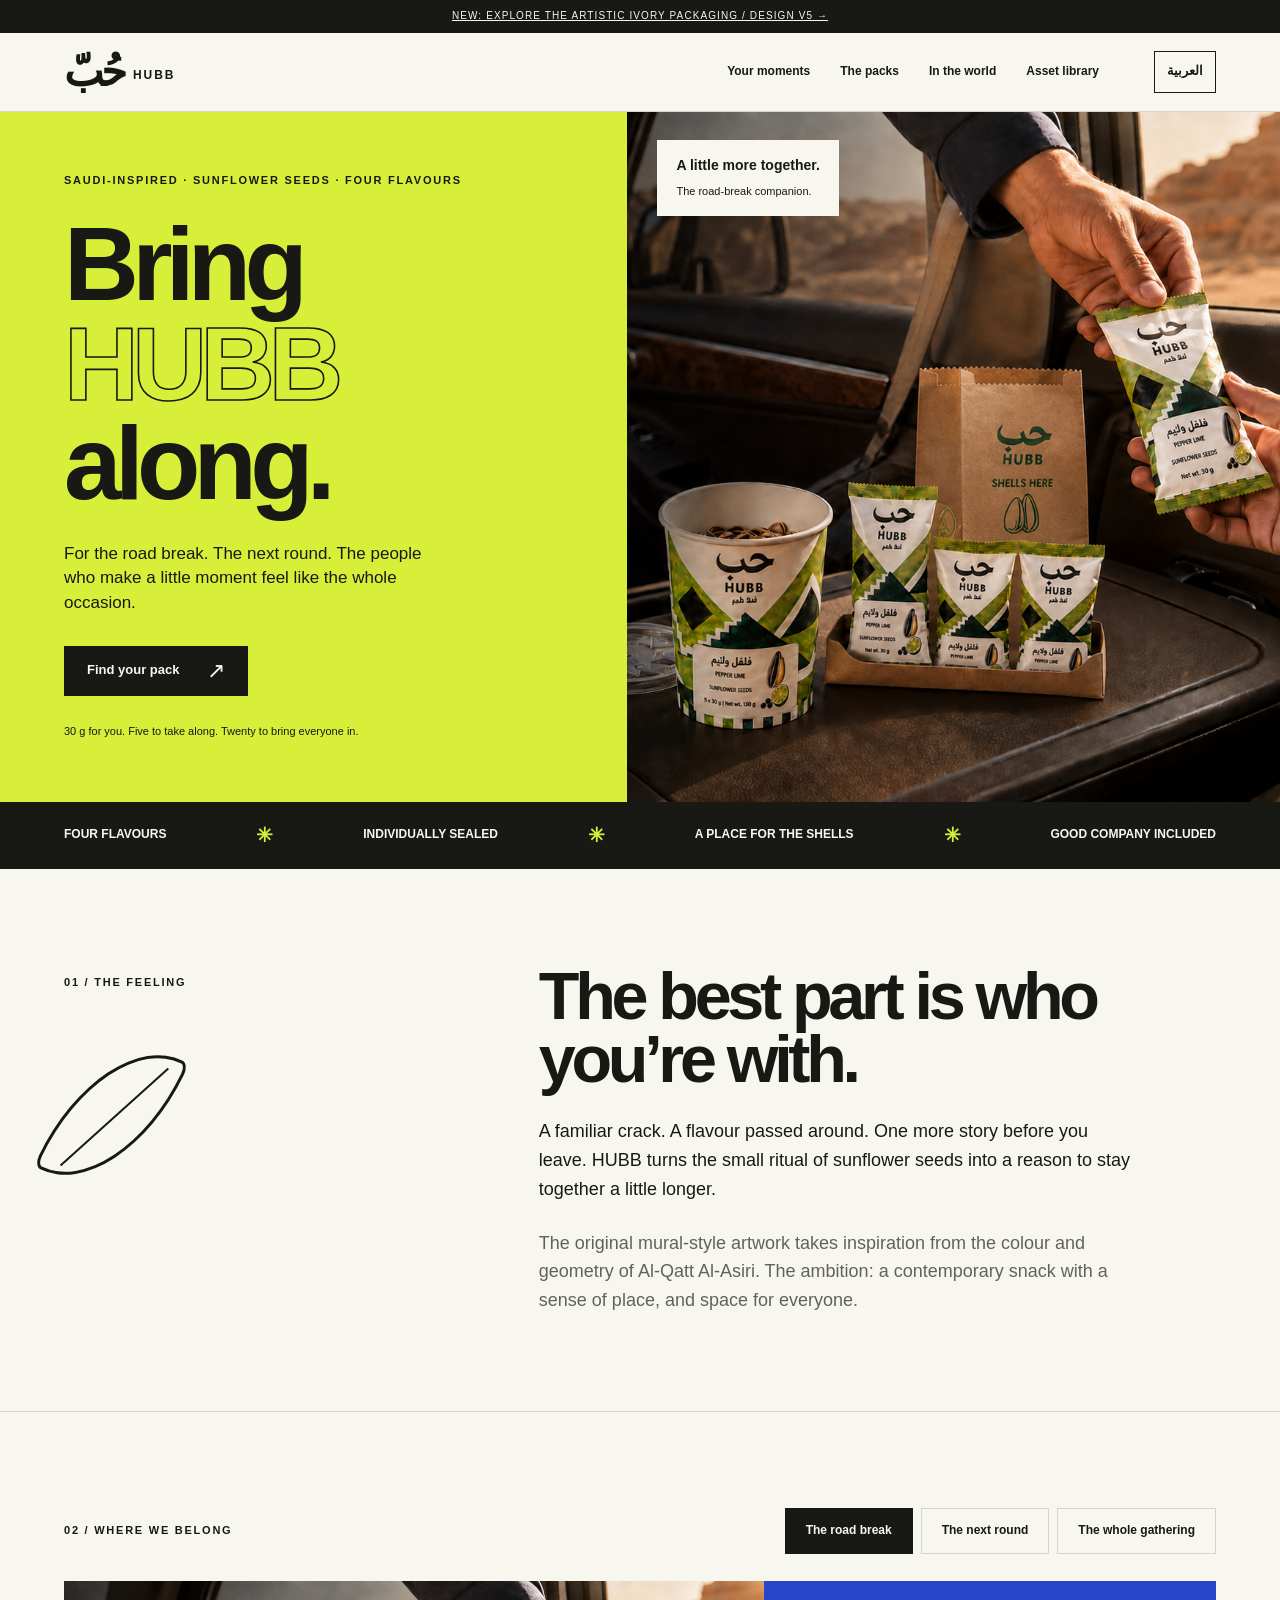
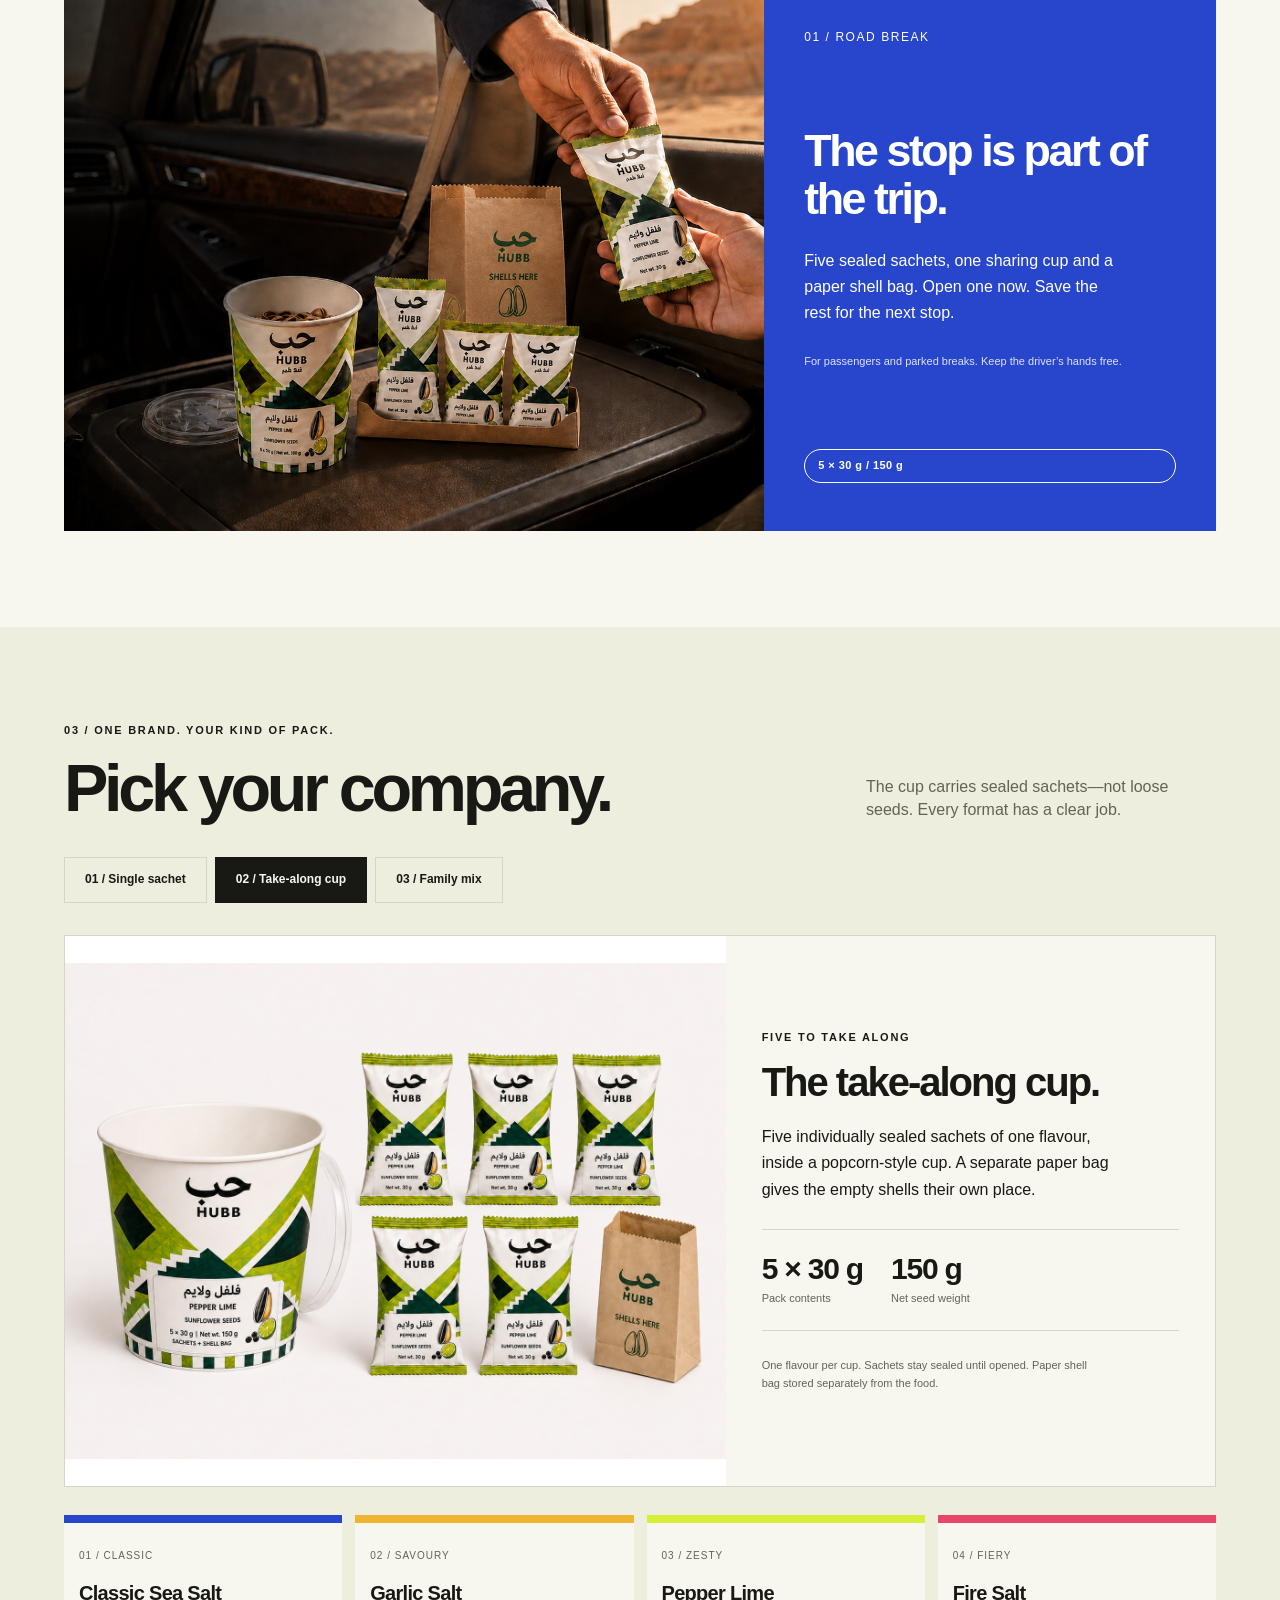
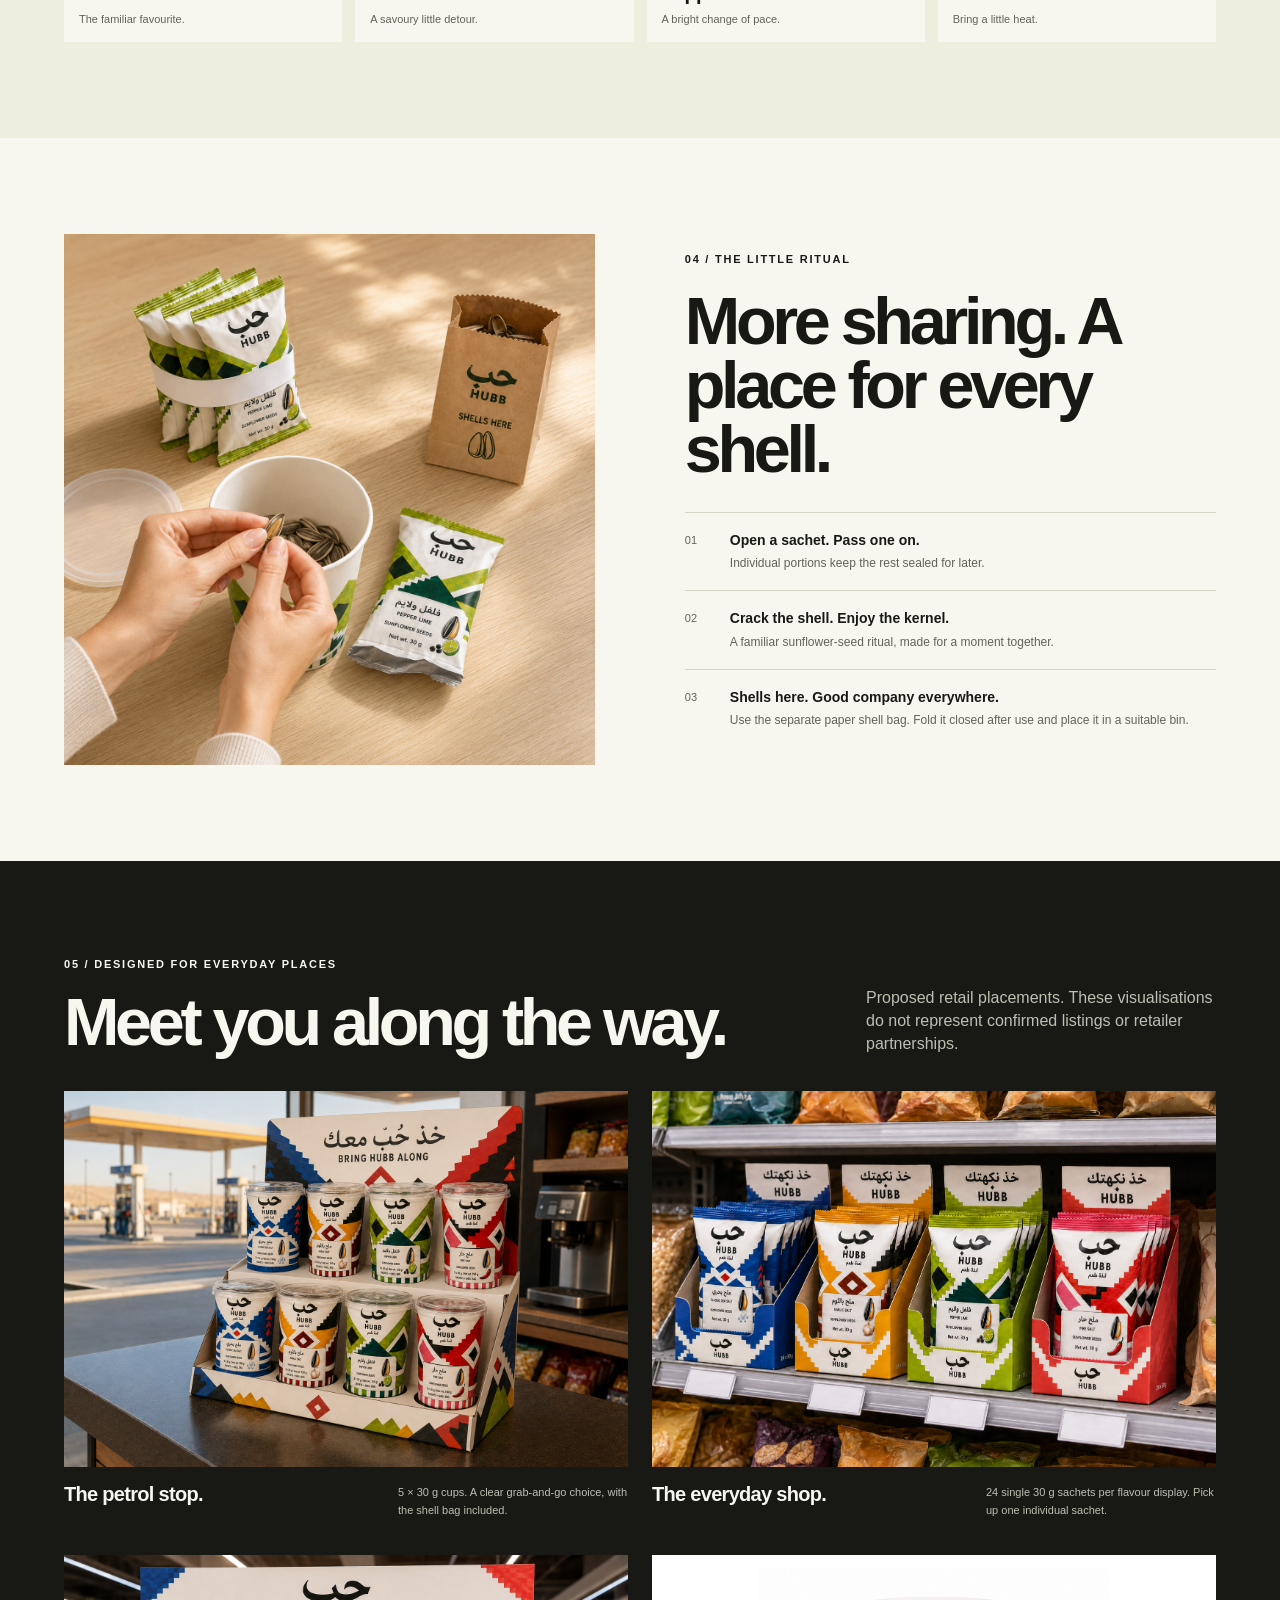
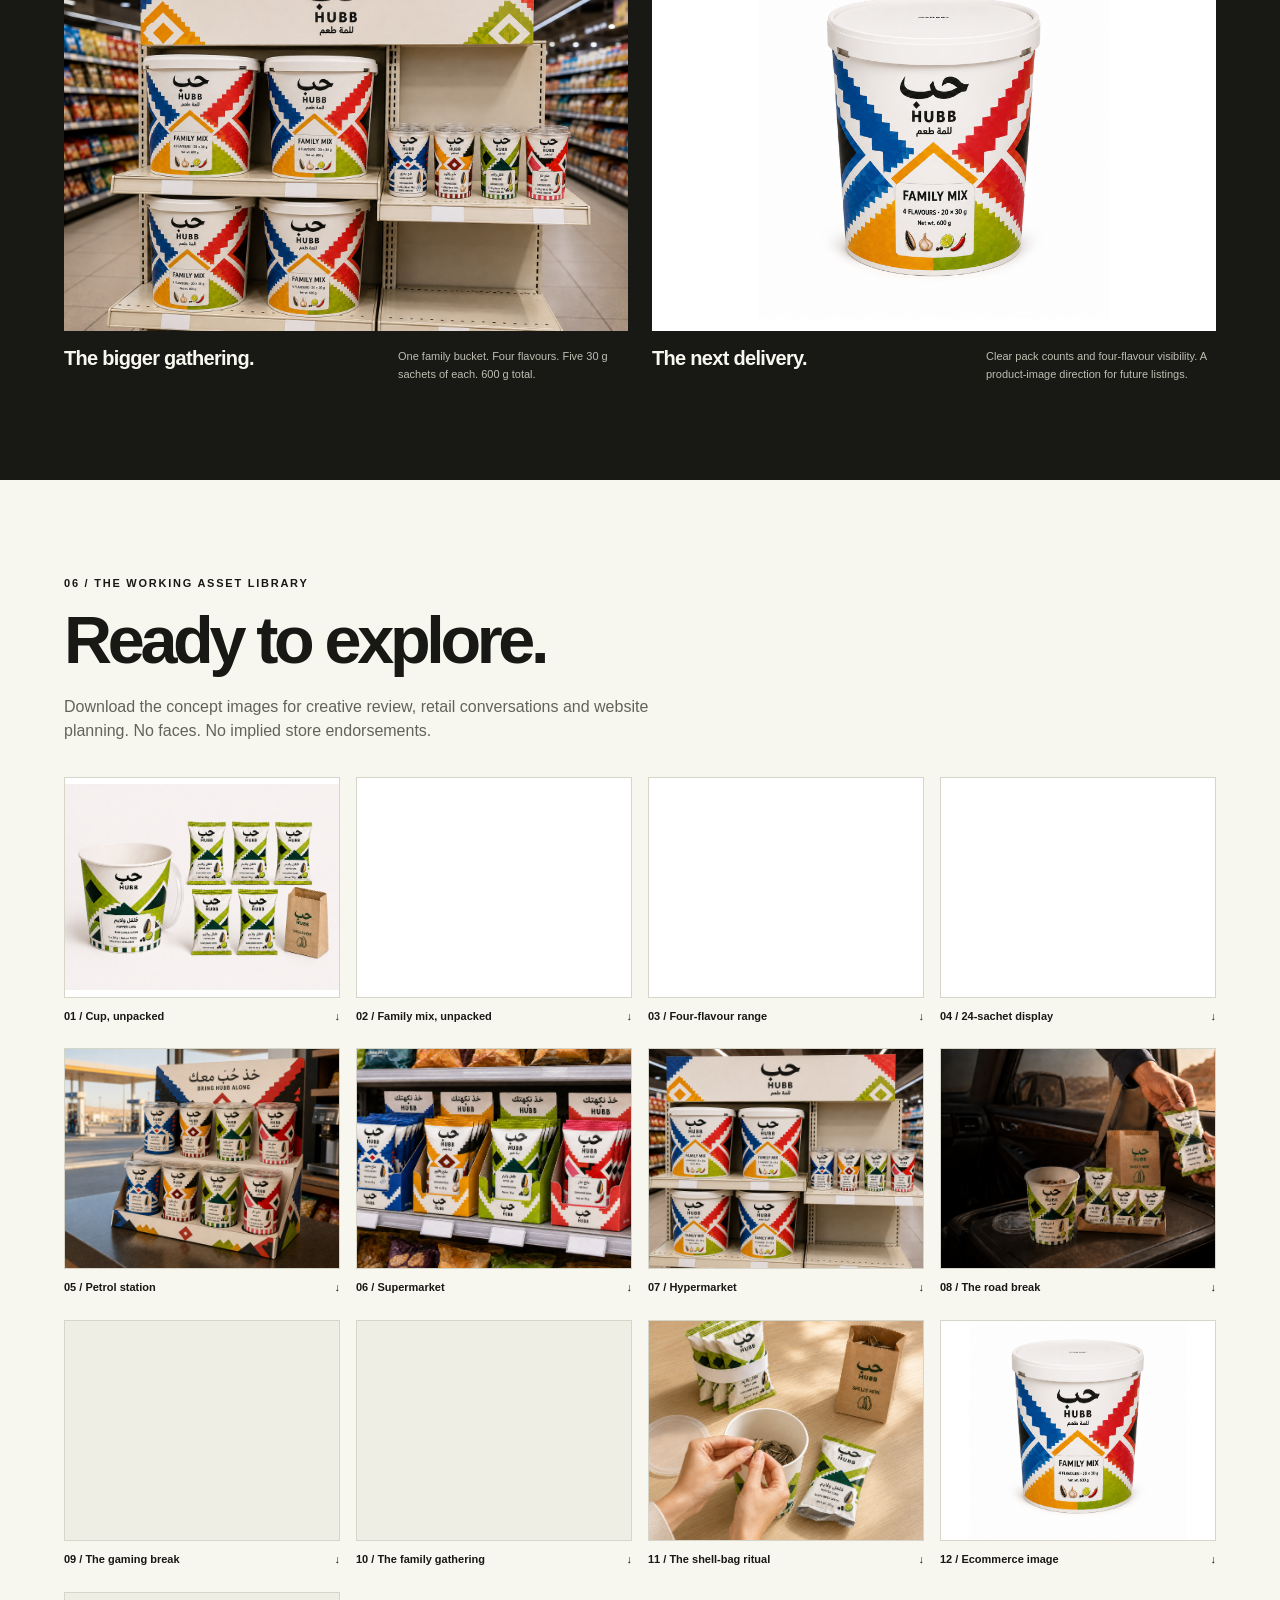
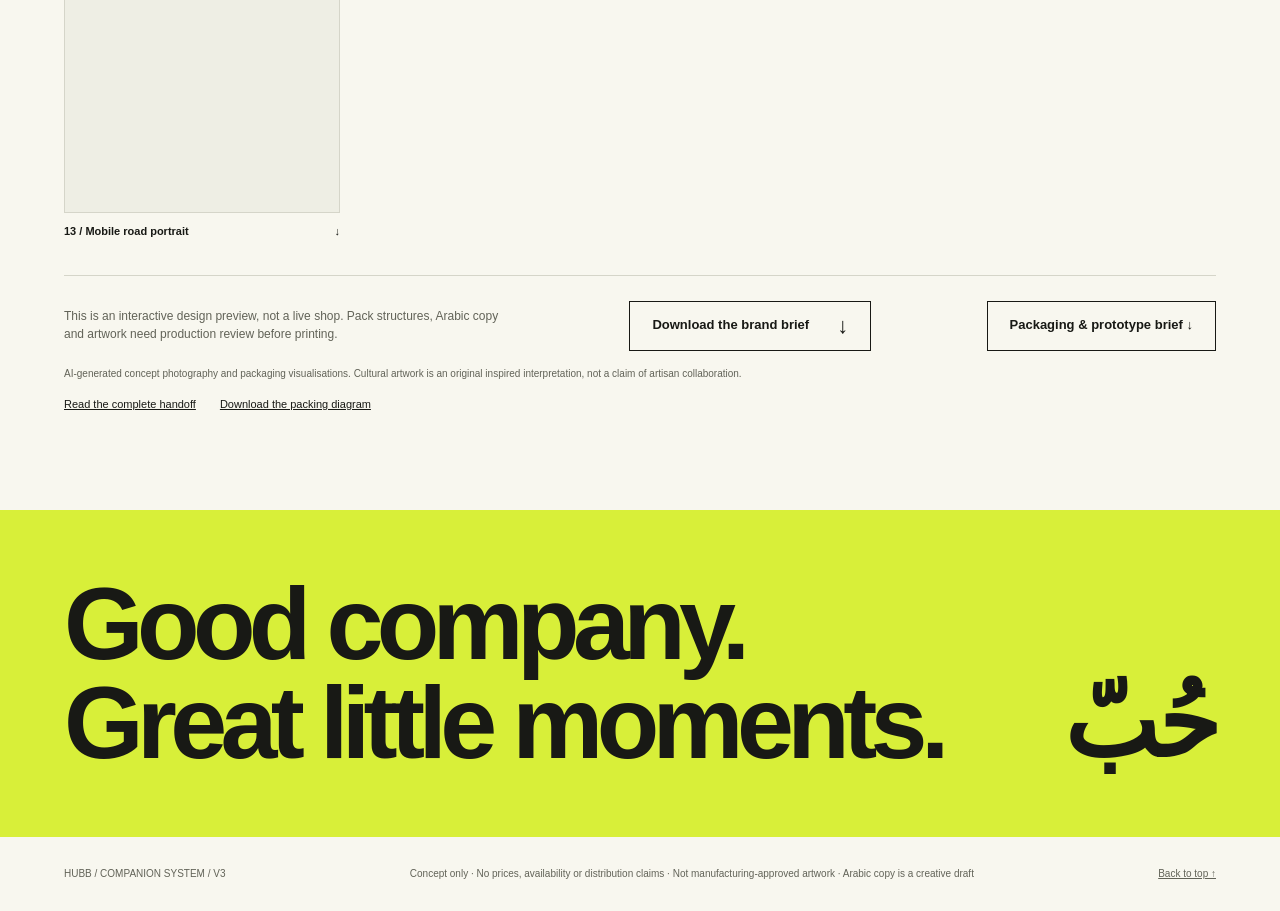
<file: index.html>
<!doctype html>
<html lang="en">
<head>
  <meta charset="utf-8">
  <meta name="viewport" content="width=device-width,initial-scale=1">
  <meta http-equiv="refresh" content="0;url=website/">
  <title>HUBB — Bring HUBB along</title>
  <meta name="description" content="HUBB sunflower-seed brand concept: a companion for road breaks, gaming and family gatherings.">
</head>
<body><p><a href="website/">Open HUBB — Bring HUBB along</a></p></body>
</html>
</file>
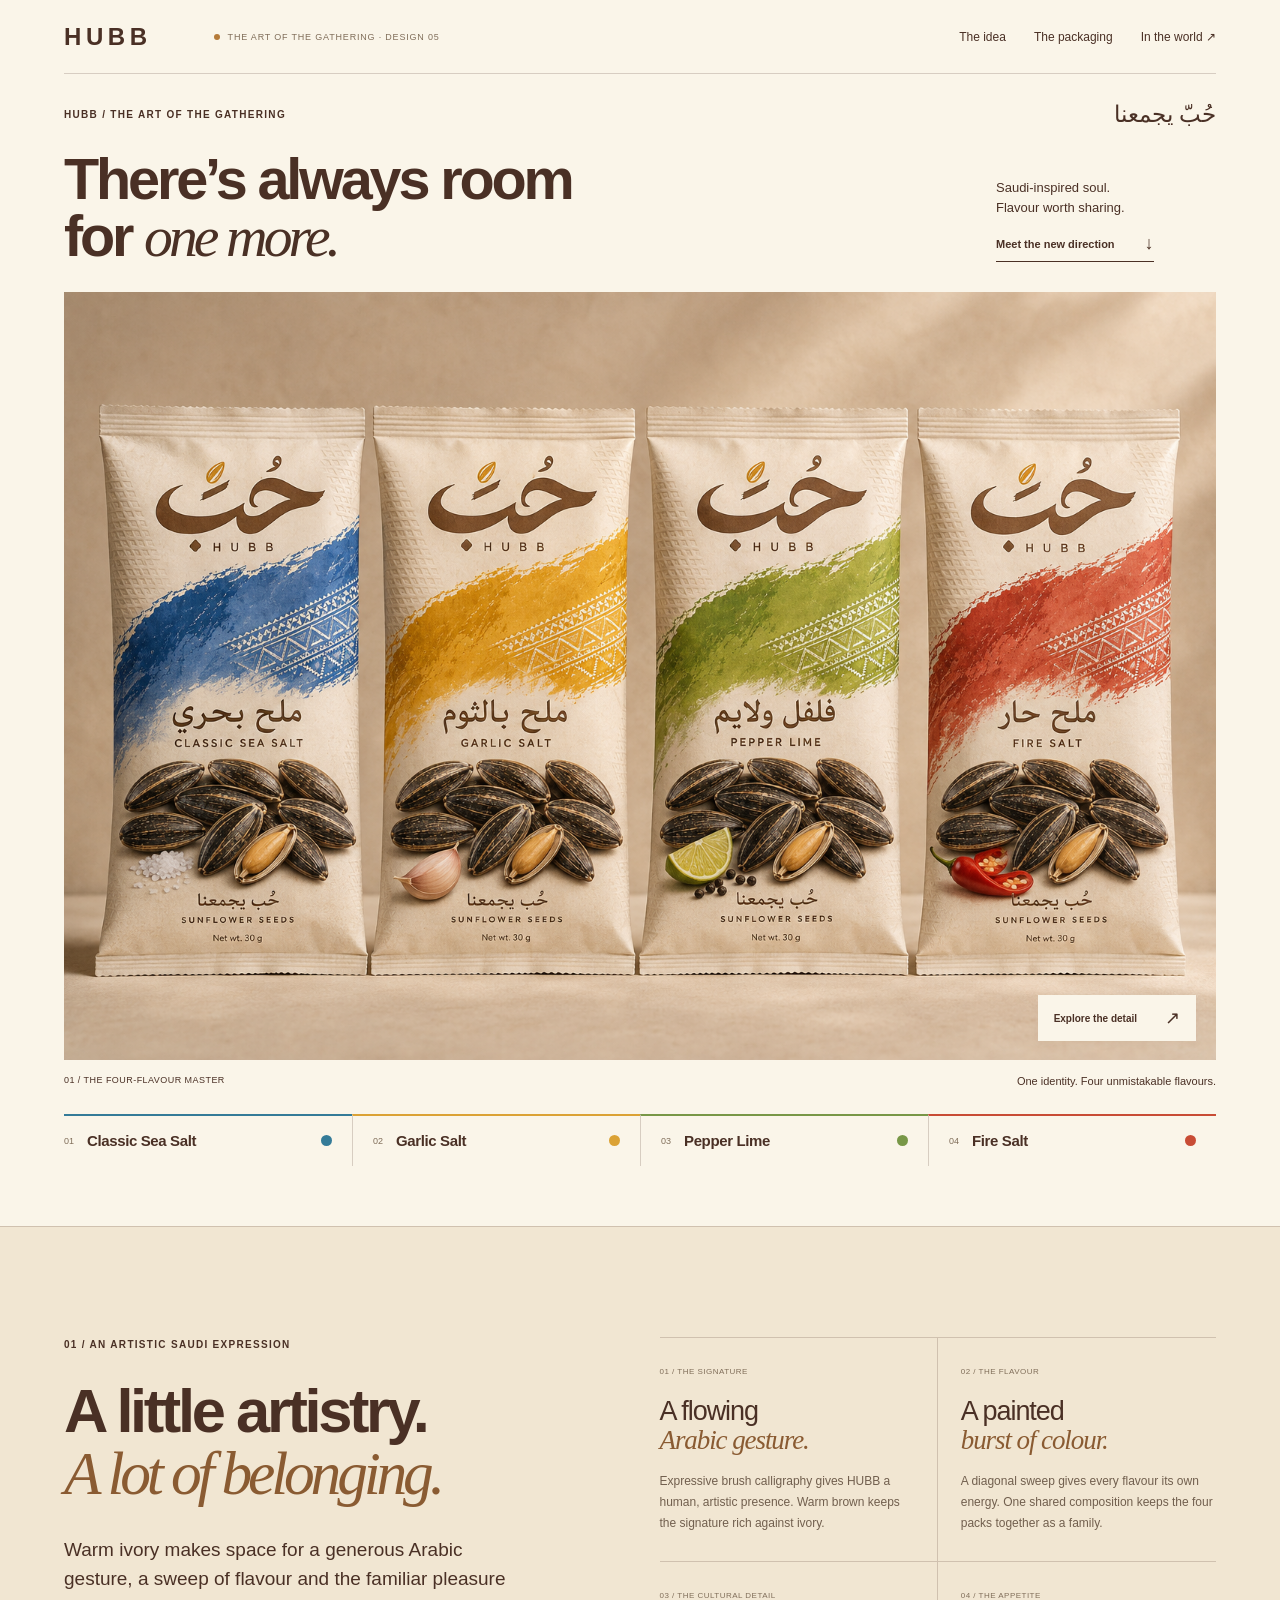
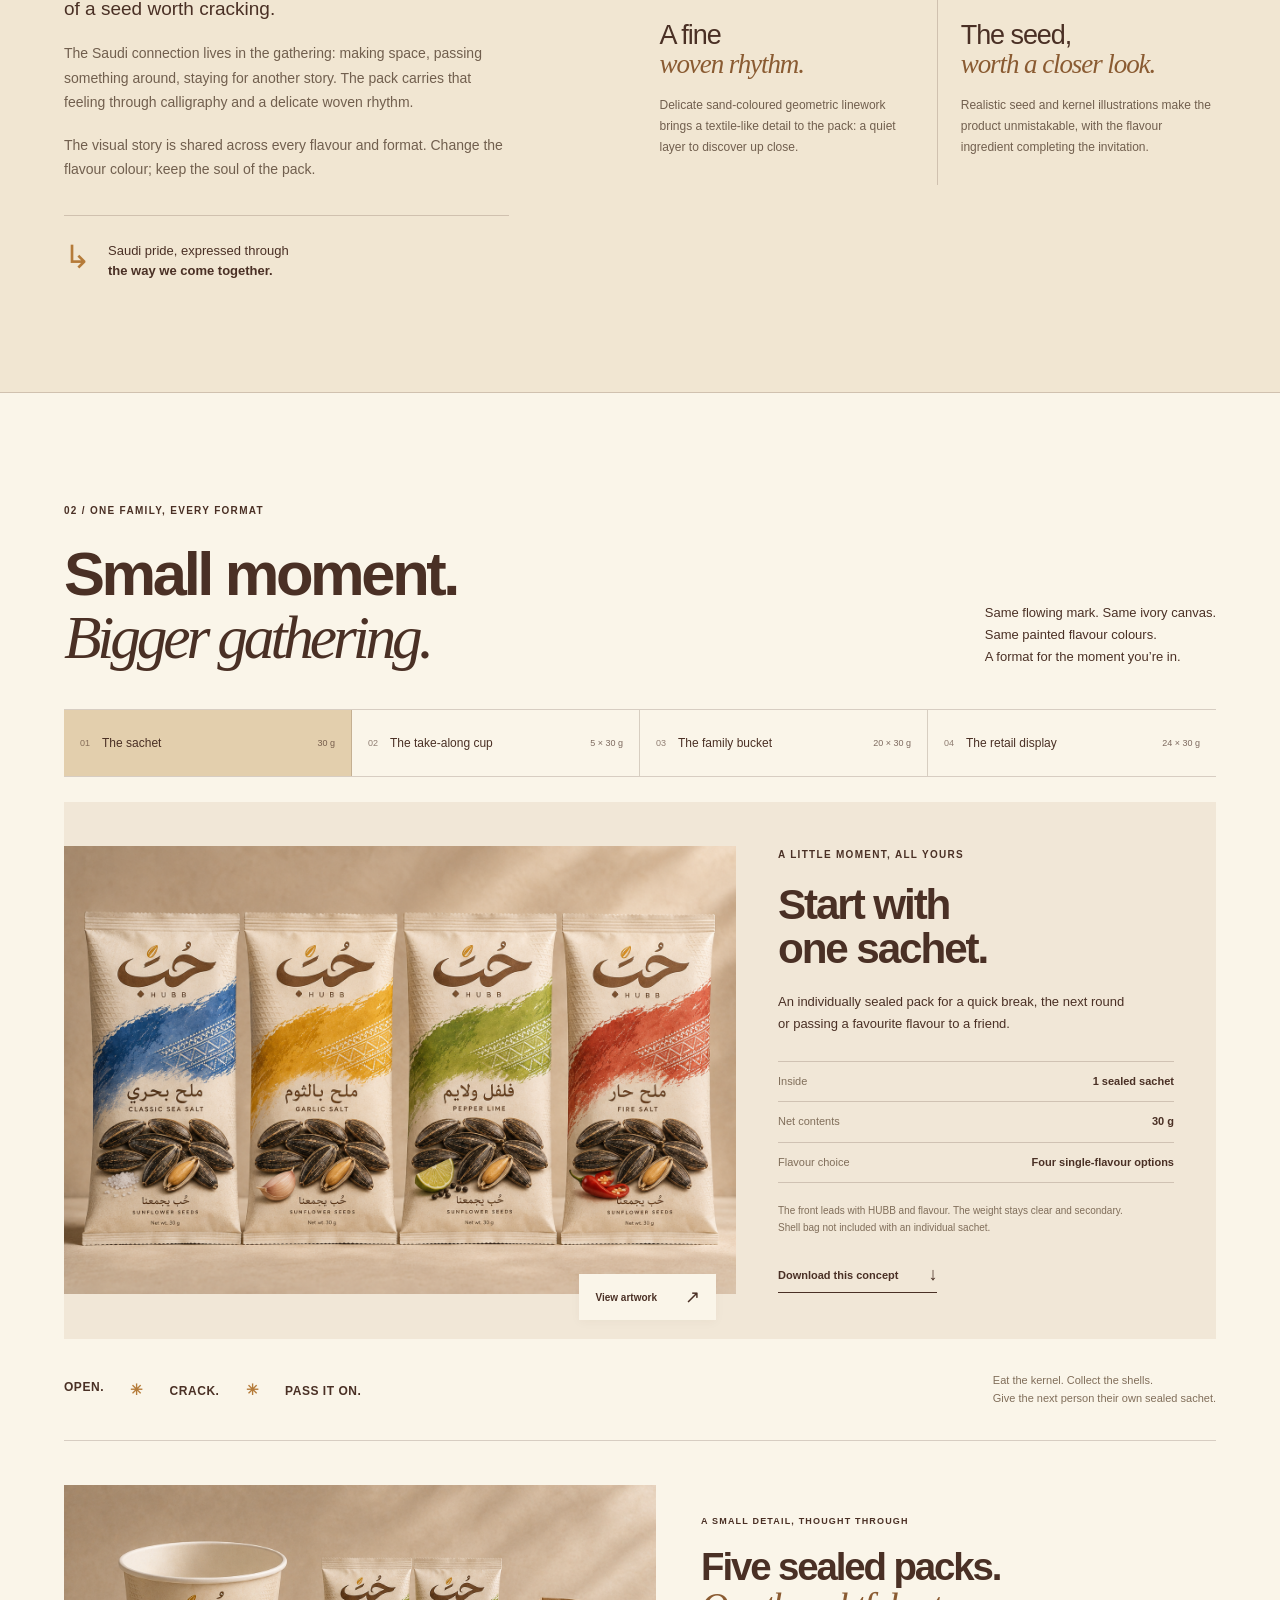
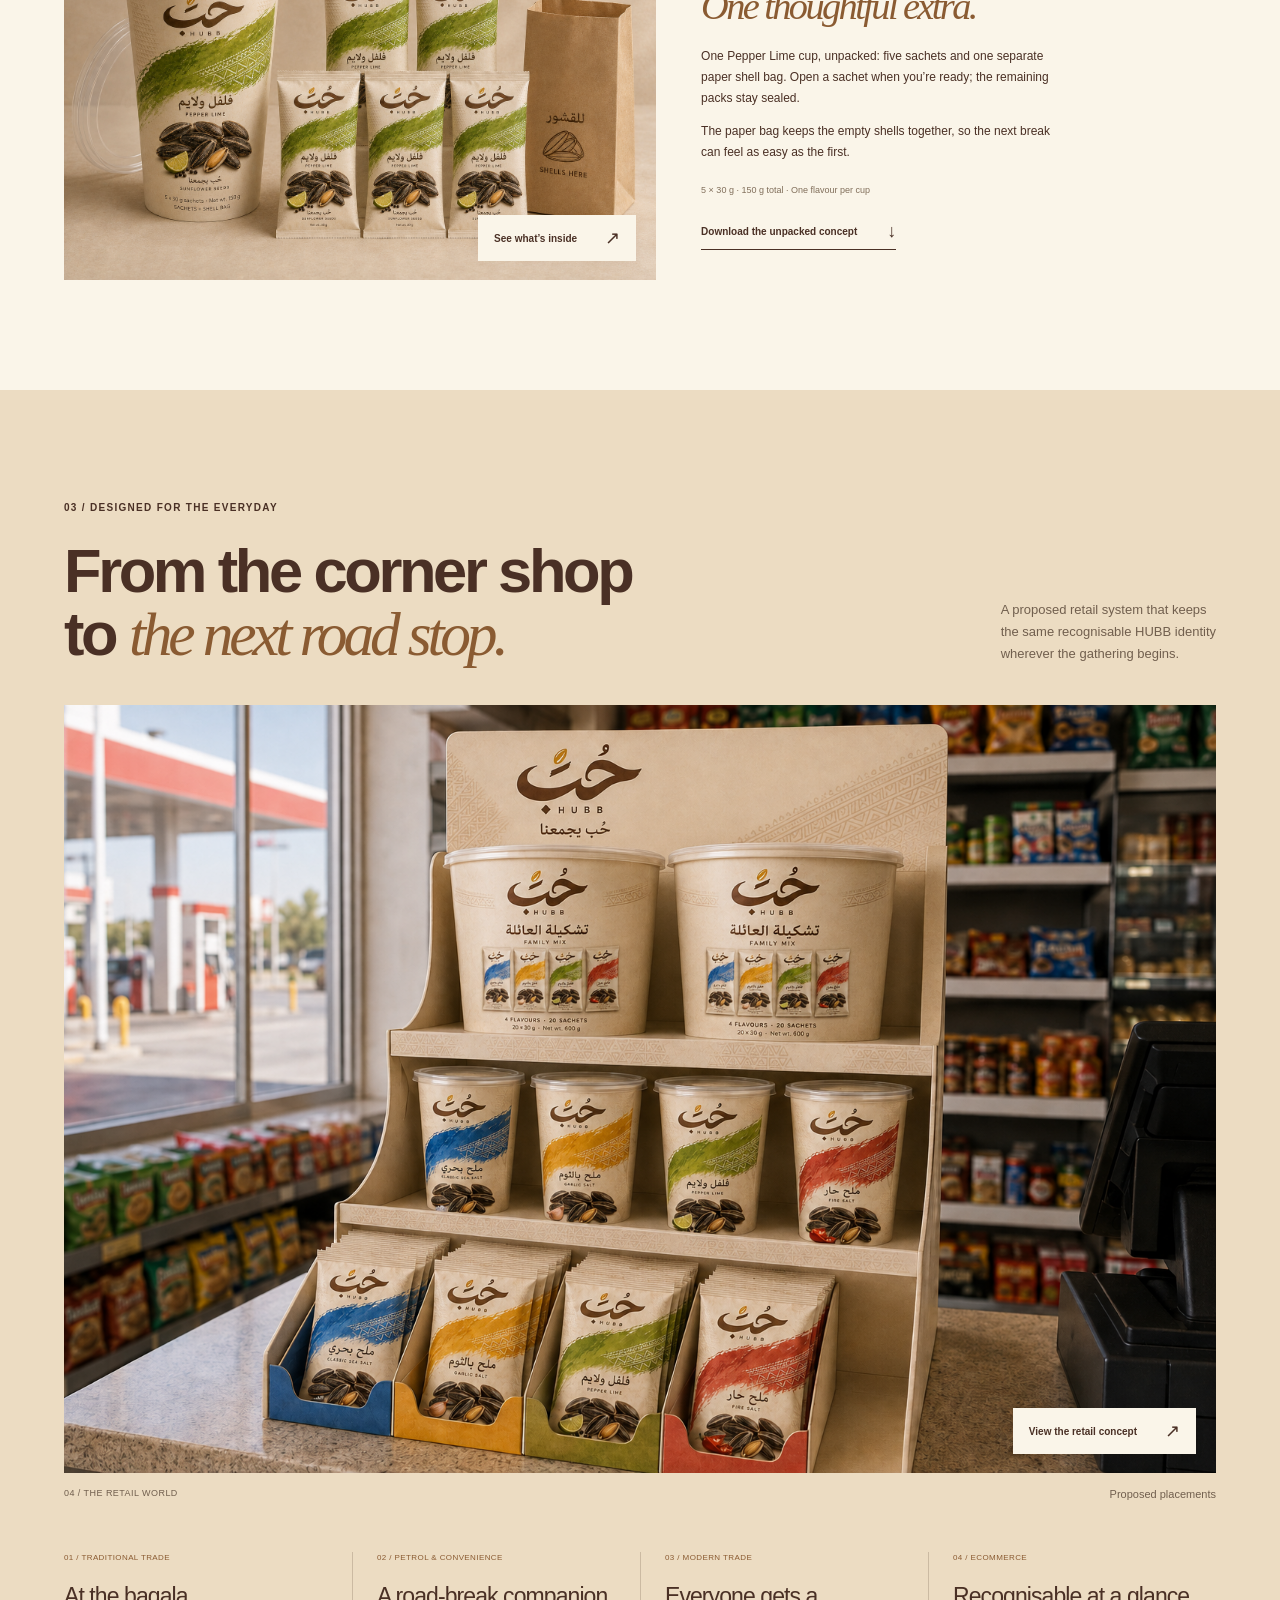
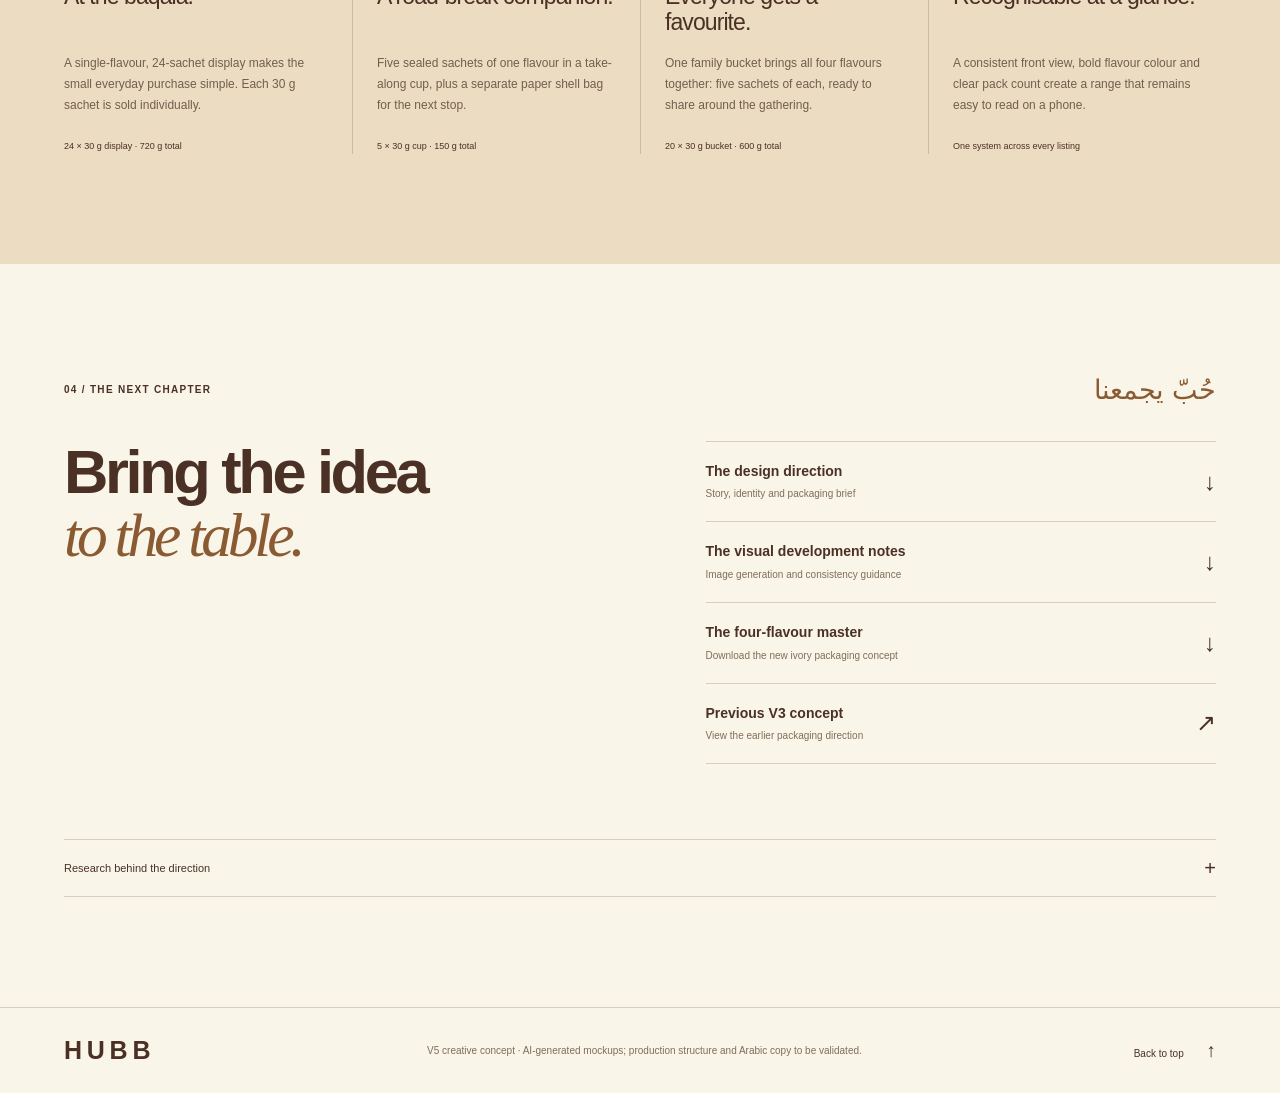
<file: design-v5/index.html>
<!doctype html>
<html lang="en">
<head>
  <meta charset="utf-8">
  <meta name="viewport" content="width=device-width, initial-scale=1">
  <meta name="theme-color" content="#4A3025">
  <meta name="description" content="The Art of the Gathering: a warm ivory HUBB packaging direction with flowing Arabic calligraphy, painted flavour colour and fine woven details, made for shared moments.">
  <title>HUBB — The Art of the Gathering</title>
  <link rel="stylesheet" href="style.css">
  <script src="app.js" defer></script>
</head>
<body>
  <a class="skip-link" href="#main">Skip to the design</a>
  <header class="site-header">
    <a class="wordmark" href="#" aria-label="HUBB, back to top">HUBB</a>
    <span class="edition"><span class="status-dot"></span> THE ART OF THE GATHERING · DESIGN 05</span>
    <nav aria-label="Main navigation">
      <a href="#idea">The idea</a>
      <a href="#formats">The packaging</a>
      <a href="#retail">In the world <span aria-hidden="true">↗</span></a>
    </nav>
  </header>

  <main id="main">
    <section class="hero wrap" aria-labelledby="hero-title">
      <div class="hero-topline">
        <p class="eyebrow">HUBB / THE ART OF THE GATHERING</p>
        <p class="hero-arabic" lang="ar" dir="rtl">حُبّ يجمعنا</p>
      </div>
      <div class="hero-heading">
        <h1 id="hero-title">There’s always room<br>for <em>one more.</em></h1>
        <div class="hero-intro">
          <p>Saudi-inspired soul. <br>Flavour worth sharing.</p>
          <a class="text-link" href="#idea">Meet the new direction <span aria-hidden="true">↓</span></a>
        </div>
      </div>
      <figure class="master-figure">
        <button class="image-button" type="button" data-zoom="assets/01-sachet-master.png" data-caption="The Art of the Gathering — four-flavour sachet master" aria-label="Enlarge the four-flavour sachet design">
          <img src="assets/01-sachet-master.png" alt="Four ivory HUBB 30 g sunflower-seed sachets with flowing brown Arabic calligraphy, painted flavour colour, delicate woven linework and realistic seed illustrations." fetchpriority="high" width="1536" height="1024">
          <span class="zoom-label">Explore the detail <span aria-hidden="true">↗</span></span>
        </button>
        <figcaption><span>01 / THE FOUR-FLAVOUR MASTER</span><span>One identity. Four unmistakable flavours.</span></figcaption>
      </figure>
      <div class="flavour-row" aria-label="Four flavours">
        <div class="flavour cobalt"><span class="flavour-index">01</span><h2>Classic Sea Salt</h2><span class="flavour-dot" aria-hidden="true"></span></div>
        <div class="flavour saffron"><span class="flavour-index">02</span><h2>Garlic Salt</h2><span class="flavour-dot" aria-hidden="true"></span></div>
        <div class="flavour lime"><span class="flavour-index">03</span><h2>Pepper Lime</h2><span class="flavour-dot" aria-hidden="true"></span></div>
        <div class="flavour vermilion"><span class="flavour-index">04</span><h2>Fire Salt</h2><span class="flavour-dot" aria-hidden="true"></span></div>
      </div>
    </section>

    <section class="idea-section section-space" id="idea" aria-labelledby="idea-title">
      <div class="wrap idea-grid">
        <div class="idea-copy">
          <p class="eyebrow">01 / AN ARTISTIC SAUDI EXPRESSION</p>
          <h2 id="idea-title">A little artistry.<br><em>A lot of belonging.</em></h2>
          <p class="lead">Warm ivory makes space for a generous Arabic gesture, a sweep of flavour and the familiar pleasure of a seed worth cracking.</p>
          <p>The Saudi connection lives in the gathering: making space, passing something around, staying for another story. The pack carries that feeling through calligraphy and a delicate woven rhythm.</p>
          <p>The visual story is shared across every flavour and format. Change the flavour colour; keep the soul of the pack.</p>
          <div class="principle"><span aria-hidden="true">↳</span><p>Saudi pride, expressed through <br><strong>the way we come together.</strong></p></div>
        </div>
        <div class="language-grid" aria-label="The four parts of the visual language">
          <article class="language-card"><span class="language-number">01 / THE SIGNATURE</span><h3>A flowing<br><em>Arabic gesture.</em></h3><p>Expressive brush calligraphy gives HUBB a human, artistic presence. Warm brown keeps the signature rich against ivory.</p></article>
          <article class="language-card"><span class="language-number">02 / THE FLAVOUR</span><h3>A painted<br><em>burst of colour.</em></h3><p>A diagonal sweep gives every flavour its own energy. One shared composition keeps the four packs together as a family.</p></article>
          <article class="language-card"><span class="language-number">03 / THE CULTURAL DETAIL</span><h3>A fine<br><em>woven rhythm.</em></h3><p>Delicate sand-coloured geometric linework brings a textile-like detail to the pack: a quiet layer to discover up close.</p></article>
          <article class="language-card"><span class="language-number">04 / THE APPETITE</span><h3>The seed,<br><em>worth a closer look.</em></h3><p>Realistic seed and kernel illustrations make the product unmistakable, with the flavour ingredient completing the invitation.</p></article>
        </div>
      </div>
    </section>

    <section class="formats-section section-space wrap" id="formats" aria-labelledby="formats-title">
      <div class="section-heading">
        <div><p class="eyebrow">02 / ONE FAMILY, EVERY FORMAT</p><h2 id="formats-title">Small moment.<br><em>Bigger gathering.</em></h2></div>
        <p>Same flowing mark. Same ivory canvas. <br>Same painted flavour colours. <br>A format for the moment you’re in.</p>
      </div>
      <div class="format-tabs" role="tablist" aria-label="Packaging formats">
        <button id="tab-sachet" class="format-tab" role="tab" aria-selected="true" aria-controls="format-panel" tabindex="0" data-format="sachet"><span>01</span> The sachet <span class="tab-size">30 g</span></button>
        <button id="tab-cup" class="format-tab" role="tab" aria-selected="false" aria-controls="format-panel" tabindex="-1" data-format="cup"><span>02</span> The take-along cup <span class="tab-size">5 × 30 g</span></button>
        <button id="tab-family" class="format-tab" role="tab" aria-selected="false" aria-controls="format-panel" tabindex="-1" data-format="family"><span>03</span> The family bucket <span class="tab-size">20 × 30 g</span></button>
        <button id="tab-display" class="format-tab" role="tab" aria-selected="false" aria-controls="format-panel" tabindex="-1" data-format="display"><span>04</span> The retail display <span class="tab-size">24 × 30 g</span></button>
      </div>
      <div id="format-panel" class="format-panel" role="tabpanel" aria-labelledby="tab-sachet" tabindex="0">
        <div class="format-picture">
          <button id="format-zoom" class="image-button" type="button" data-zoom="assets/01-sachet-master.png" data-caption="The 30 g sachet — four flavours" aria-label="Enlarge the selected packaging concept">
            <img id="format-image" src="assets/01-sachet-master.png" alt="Four HUBB sachet flavour designs in the Art of the Gathering system." loading="lazy" width="1536" height="1024">
            <span class="zoom-label">View artwork <span aria-hidden="true">↗</span></span>
          </button>
        </div>
        <div class="format-copy">
          <p class="eyebrow" id="format-kicker">A LITTLE MOMENT, ALL YOURS</p>
          <h3 id="format-name">Start with<br>one sachet.</h3>
          <p id="format-description">An individually sealed pack for a quick break, the next round or passing a favourite flavour to a friend.</p>
          <dl class="format-facts">
            <div><dt>Inside</dt><dd id="format-inside">1 sealed sachet</dd></div>
            <div><dt>Net contents</dt><dd id="format-net">30 g</dd></div>
            <div><dt>Flavour choice</dt><dd id="format-flavours">Four single-flavour options</dd></div>
          </dl>
          <p class="format-note" id="format-note">The front leads with HUBB and flavour. The weight stays clear and secondary. Shell bag not included with an individual sachet.</p>
          <a id="format-download" class="text-link" href="assets/01-sachet-master.png" download>Download this concept <span aria-hidden="true">↓</span></a>
        </div>
      </div>
      <div class="ritual-line"><p><span>OPEN.</span> <span>CRACK.</span> <span>PASS IT ON.</span></p><p>Eat the kernel. Collect the shells. <br>Give the next person their own sealed sachet.</p></div>
      <section class="unpacked-section" aria-labelledby="unpacked-title">
        <figure class="unpacked-figure">
          <button class="image-button" type="button" data-zoom="assets/05-cup-unpacked.png" data-caption="Pepper Lime cup, unpacked — five sealed sachets and one separate paper shell bag" aria-label="Enlarge the unpacked Pepper Lime cup concept">
            <img src="assets/05-cup-unpacked.png" alt="One Pepper Lime HUBB cup emptied to show five individually sealed sachets and one separate paper bag for collecting empty shells." loading="lazy" width="1536" height="1024">
            <span class="zoom-label">See what’s inside <span aria-hidden="true">↗</span></span>
          </button>
        </figure>
        <div class="unpacked-copy">
          <p class="eyebrow">A SMALL DETAIL, THOUGHT THROUGH</p>
          <h2 id="unpacked-title">Five sealed packs.<br><em>One thoughtful extra.</em></h2>
          <p>One Pepper Lime cup, unpacked: five sachets and one separate paper shell bag. Open a sachet when you’re ready; the remaining packs stay sealed.</p>
          <p>The paper bag keeps the empty shells together, so the next break can feel as easy as the first.</p>
          <p class="unpacked-count">5 × 30 g · 150 g total · One flavour per cup</p>
          <a class="text-link" href="assets/05-cup-unpacked.png" download>Download the unpacked concept <span aria-hidden="true">↓</span></a>
        </div>
      </section>
    </section>

    <section class="retail-section section-space" id="retail" aria-labelledby="retail-title">
      <div class="wrap">
        <div class="section-heading">
          <div><p class="eyebrow">03 / DESIGNED FOR THE EVERYDAY</p><h2 id="retail-title">From the corner shop<br>to <em>the next road stop.</em></h2></div>
          <p>A proposed retail system that keeps <br>the same recognisable HUBB identity <br>wherever the gathering begins.</p>
        </div>
        <figure class="retail-figure">
          <button class="image-button" type="button" data-zoom="assets/04-retail-world.png" data-caption="The Art of the Gathering — proposed retail world" aria-label="Enlarge the proposed retail placements">
            <img src="assets/04-retail-world.png" alt="HUBB Art of the Gathering concept showing consistent packaging in proposed retail placements." loading="lazy" width="1536" height="1024">
            <span class="zoom-label">View the retail concept <span aria-hidden="true">↗</span></span>
          </button>
          <figcaption><span>04 / THE RETAIL WORLD</span><span>Proposed placements</span></figcaption>
        </figure>
        <div class="channel-grid">
          <article><span class="channel-number">01 / TRADITIONAL TRADE</span><h3>At the baqala.</h3><p>A single-flavour, 24-sachet display makes the small everyday purchase simple. Each 30 g sachet is sold individually.</p><span class="channel-format">24 × 30 g display · 720 g total</span></article>
          <article><span class="channel-number">02 / PETROL & CONVENIENCE</span><h3>A road-break companion.</h3><p>Five sealed sachets of one flavour in a take-along cup, plus a separate paper shell bag for the next stop.</p><span class="channel-format">5 × 30 g cup · 150 g total</span></article>
          <article><span class="channel-number">03 / MODERN TRADE</span><h3>Everyone gets a favourite.</h3><p>One family bucket brings all four flavours together: five sachets of each, ready to share around the gathering.</p><span class="channel-format">20 × 30 g bucket · 600 g total</span></article>
          <article><span class="channel-number">04 / ECOMMERCE</span><h3>Recognisable at a glance.</h3><p>A consistent front view, bold flavour colour and clear pack count create a range that remains easy to read on a phone.</p><span class="channel-format">One system across every listing</span></article>
        </div>
      </div>
    </section>

    <section class="handoff-section wrap section-space" aria-labelledby="handoff-title">
      <div class="handoff-top"><p class="eyebrow">04 / THE NEXT CHAPTER</p><span lang="ar" dir="rtl">حُبّ يجمعنا</span></div>
      <div class="handoff-grid">
        <h2 id="handoff-title">Bring the idea<br><em>to the table.</em></h2>
        <div class="handoff-links">
          <a href="../briefs/ART_OF_GATHERING_V5.md" download><span><strong>The design direction</strong><small>Story, identity and packaging brief</small></span><span aria-hidden="true">↓</span></a>
          <a href="../briefs/ART_OF_GATHERING_PROMPTS.md" download><span><strong>The visual development notes</strong><small>Image generation and consistency guidance</small></span><span aria-hidden="true">↓</span></a>
          <a href="assets/01-sachet-master.png" download><span><strong>The four-flavour master</strong><small>Download the new ivory packaging concept</small></span><span aria-hidden="true">↓</span></a>
          <a href="../website/"><span><strong>Previous V3 concept</strong><small>View the earlier packaging direction</small></span><span aria-hidden="true">↗</span></a>
        </div>
      </div>
      <details class="research-note">
        <summary>Research behind the direction <span aria-hidden="true">+</span></summary>
        <div><p><a href="https://ich.unesco.org/en/RL/traditional-weaving-of-al-sadu-02158" target="_blank" rel="noopener noreferrer">UNESCO: Traditional weaving of Al Sadu ↗</a><br>Context for weaving as a living cultural practice. The proposed fine linework draws on a woven rhythm; it is a contemporary brand interpretation.</p><p><a href="https://www.sig.biz/en-ae/media/press-releases/sig-enters-a-new-product-category-with-camel-milk-launch-in-sig-aseptic-cartons" target="_blank" rel="noopener noreferrer">SIG: NOUG camel-milk packaging launch ↗</a><br>A reference for a Saudi brand built around a meaningful product connection. HUBB’s proposed connection is gathering and the seed-sharing ritual.</p></div>
      </details>
    </section>
  </main>

  <footer class="site-footer wrap"><a class="wordmark" href="#" aria-label="HUBB, back to top">HUBB</a><p>V5 creative concept · AI-generated mockups; production structure and Arabic copy to be validated.</p><a href="#main">Back to top <span aria-hidden="true">↑</span></a></footer>

  <dialog id="image-dialog" aria-labelledby="dialog-caption">
    <div class="dialog-bar"><p id="dialog-caption">Packaging concept</p><button id="dialog-close" type="button" aria-label="Close enlarged image">Close <span aria-hidden="true">×</span></button></div>
    <div class="dialog-image-wrap"><img id="dialog-image" alt=""></div>
    <p class="dialog-hint">Press Escape or select Close to return to the design.</p>
  </dialog>
</body>
</html>
</file>
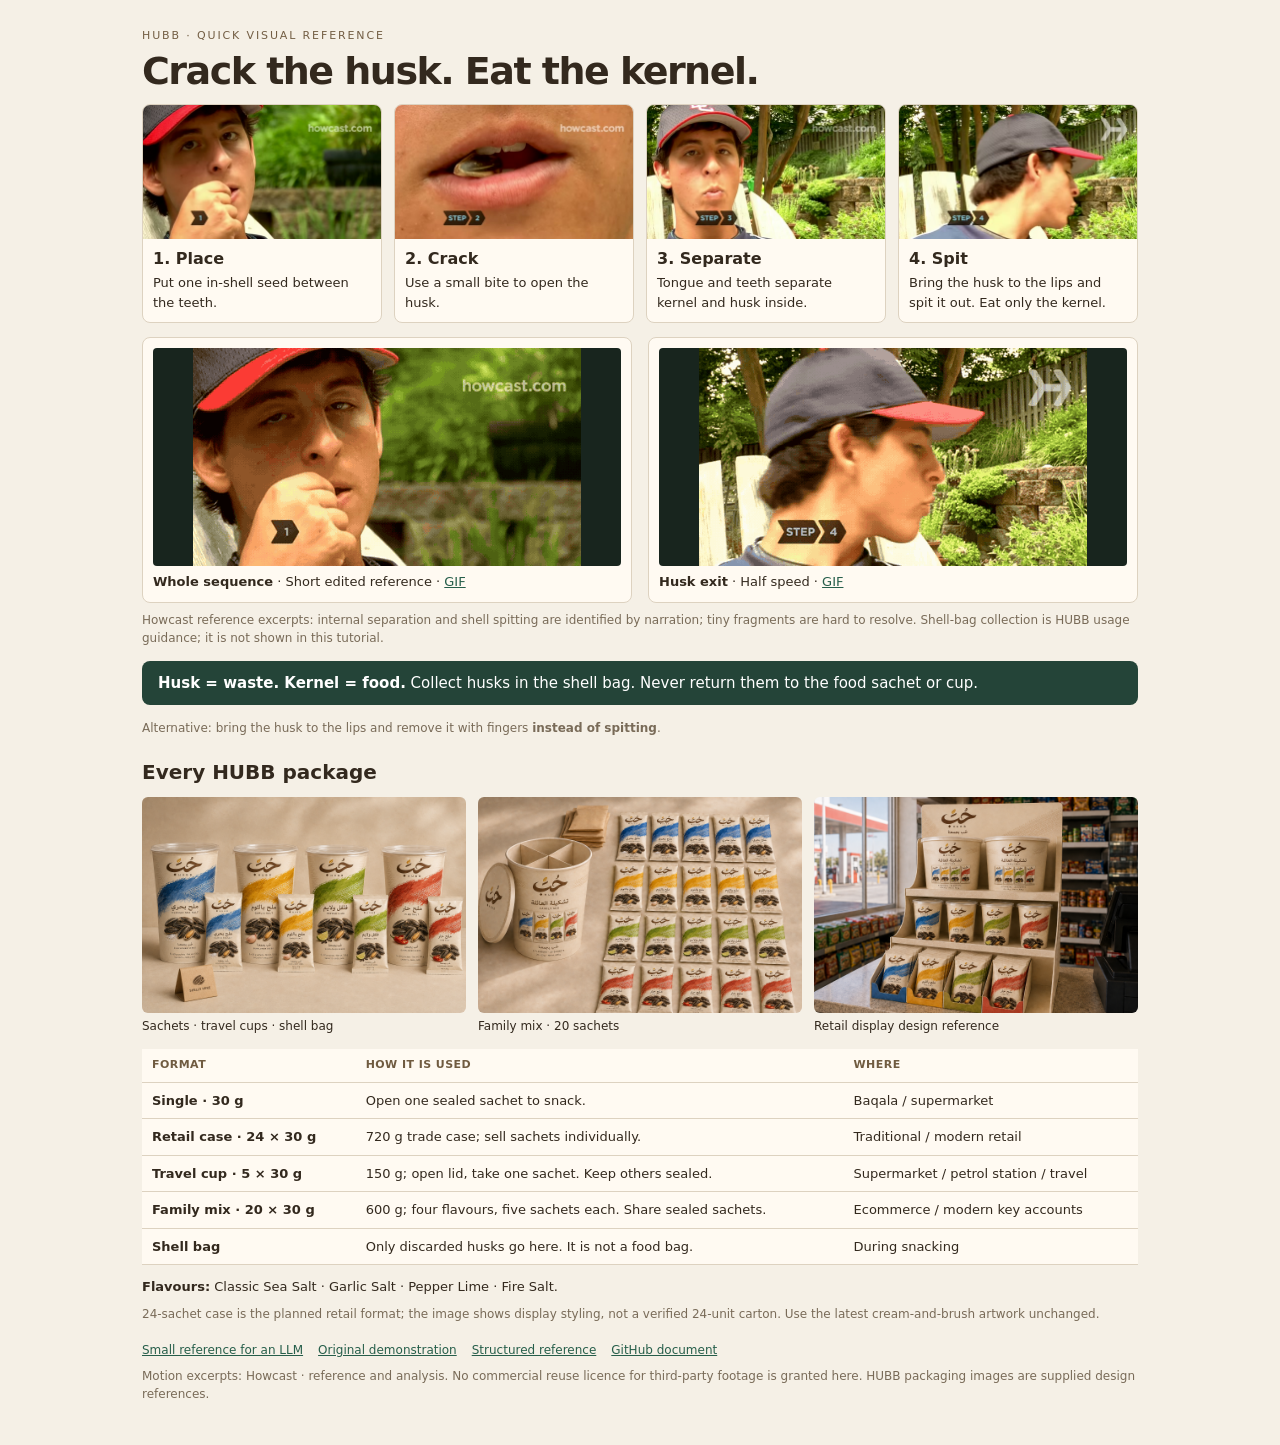
<file: video_review/index.html>
<!doctype html>
<html lang="en"><meta charset="utf-8"><meta name="viewport" content="width=device-width,initial-scale=1"><title>HUBB — Eating & packaging quick guide</title>
<meta name="description" content="A short visual guide to cracking in-shell sunflower seeds, separating and discarding husks, and using every HUBB package. Includes reference images, GIFs and an LLM guide.">
<link rel="canonical" href="https://roshanmahamoodnk.github.io/hubb-companion/video_review/">
<link rel="alternate" type="text/markdown" href="https://roshanmahamoodnk.github.io/hubb-companion/video_review/HUBB_RULES.md" title="Short LLM reference">
<style>
*{box-sizing:border-box}body{margin:0;background:#f5f0e6;color:#33291e;font:15px/1.5 system-ui,-apple-system,sans-serif}main{max-width:1040px;margin:auto;padding:28px 22px 34px}h1{font-size:clamp(27px,4vw,38px);line-height:1.1;margin:6px 0 12px;letter-spacing:-.04em}h2{font-size:20px;margin:20px 0 10px}p{margin:8px 0}.label{font-size:11px;letter-spacing:.17em;color:#735e44;text-transform:uppercase}.rule{background:#244438;color:white;padding:11px 16px;border-radius:8px;margin:14px 0}.steps{display:grid;grid-template-columns:repeat(4,1fr);gap:12px}.steps article{background:#fffaf2;border-radius:8px;overflow:hidden;border:1px solid #ddd2c0}.steps img{width:100%;display:block}.steps b{display:block;font-size:16px;margin:8px 10px 2px}.steps p{font-size:13px;margin:0 10px 10px}.clips{display:grid;grid-template-columns:1fr 1fr;gap:16px}.clips figure{margin:0;background:#fffaf2;padding:10px;border-radius:8px;border:1px solid #ddd2c0}.clips img{width:100%;max-height:218px;object-fit:contain;display:block;background:#18251e;border-radius:4px}.clips figcaption{font-size:13px;margin-top:6px}.small{font-size:12px;color:#796b58}.packs{display:grid;grid-template-columns:1fr 1fr 1fr;gap:12px}.packs figure{margin:0}.packs img{width:100%;border-radius:6px;display:block}.packs figcaption{font-size:12px;margin:4px 0}.table{overflow:auto}table{width:100%;border-collapse:collapse;background:#fffaf2;font-size:13px;margin-top:10px}td,th{text-align:left;padding:8px 10px;border-bottom:1px solid #ddd2c0;vertical-align:top}th{font-size:11px;letter-spacing:.04em;text-transform:uppercase;color:#705b40}td:first-child{font-weight:650;white-space:nowrap}a{color:#265e4a}footer{font-size:12px;margin-top:18px;display:flex;flex-wrap:wrap;gap:15px}.subtle{padding:8px 0}.flavours{font-size:13px;margin-top:12px}@media(max-width:640px){main{padding:20px 14px}.steps{grid-template-columns:1fr 1fr}.clips{grid-template-columns:1fr}.packs{gap:7px}.packs figcaption{font-size:10px}td,th{padding:7px;font-size:12px}}@media print{body{background:white}main{padding:0}.clips{display:none}footer{display:none}.steps,.packs,table{break-inside:avoid}}
</style><main>
<div class="label">HUBB · Quick visual reference</div><h1>Crack the husk. Eat the kernel.</h1>
<div class="steps">
<article><img src="quick-assets/01-place.jpg" alt="One seed placed at the front teeth"><b>1. Place</b><p>Put one in-shell seed between the teeth.</p></article>
<article><img src="quick-assets/02-crack.jpg" alt="Seed at the teeth during the cracking demonstration"><b>2. Crack</b><p>Use a small bite to open the husk.</p></article>
<article><img src="quick-assets/03-separate.jpg" alt="Subtle closed-mouth movement during the narrated separation step"><b>3. Separate</b><p>Tongue and teeth separate kernel and husk inside.</p></article>
<article><img src="quick-assets/04-spit.jpg" alt="Head turned aside during the spit"><b>4. Spit</b><p>Bring the husk to the lips and spit it out. Eat only the kernel.</p></article>
</div>
<div class="clips" style="margin-top:14px">
<figure><img src="quick-assets/how-to-eat.gif" alt="Edited real demonstration: placement, cracking, internal movement and spitting" loading="eager"><figcaption><b>Whole sequence</b> · Short edited reference · <a href="quick-assets/how-to-eat.gif" download>GIF</a></figcaption></figure>
<figure><img src="quick-assets/spit-slow.gif" alt="Real spitting gesture shown at half speed" loading="eager"><figcaption><b>Husk exit</b> · Half speed · <a href="quick-assets/spit-slow.gif" download>GIF</a></figcaption></figure>
</div>
<p class="small">Howcast reference excerpts: internal separation and shell spitting are identified by narration; tiny fragments are hard to resolve. Shell-bag collection is HUBB usage guidance; it is not shown in this tutorial.</p>
<div class="rule"><b>Husk = waste. Kernel = food.</b> Collect husks in the shell bag. Never return them to the food sachet or cup.</div>
<p class="small">Alternative: bring the husk to the lips and remove it with fingers <b>instead of spitting</b>.</p>
<h2>Every HUBB package</h2>
<div class="packs">
<figure><a href="quick-assets/packs-cups.png"><img src="quick-assets/packs-cups.png" alt="Four HUBB travel cups, single sachets and shell bag"></a><figcaption>Sachets · travel cups · shell bag</figcaption></figure>
<figure><a href="quick-assets/packs-family.png"><img src="quick-assets/packs-family.png" alt="Family mix with twenty sachets, divider, lid and shell bags"></a><figcaption>Family mix · 20 sachets</figcaption></figure>
<figure><a href="quick-assets/packs-display.png"><img src="quick-assets/packs-display.png" alt="Planned HUBB retail display design"></a><figcaption>Retail display design reference</figcaption></figure>
</div>
<div class="table"><table><thead><tr><th>Format</th><th>How it is used</th><th>Where</th></tr></thead><tbody>
<tr><td>Single · 30 g</td><td>Open one sealed sachet to snack.</td><td>Baqala / supermarket</td></tr>
<tr><td>Retail case · 24 × 30 g</td><td>720 g trade case; sell sachets individually.</td><td>Traditional / modern retail</td></tr>
<tr><td>Travel cup · 5 × 30 g</td><td>150 g; open lid, take one sachet. Keep others sealed.</td><td>Supermarket / petrol station / travel</td></tr>
<tr><td>Family mix · 20 × 30 g</td><td>600 g; four flavours, five sachets each. Share sealed sachets.</td><td>Ecommerce / modern key accounts</td></tr>
<tr><td>Shell bag</td><td>Only discarded husks go here. It is not a food bag.</td><td>During snacking</td></tr>
</tbody></table></div>
<p class="flavours"><b>Flavours:</b> Classic Sea Salt · Garlic Salt · Pepper Lime · Fire Salt.</p>
<p class="small">24-sachet case is the planned retail format; the image shows display styling, not a verified 24-unit carton. Use the latest cream-and-brush artwork unchanged.</p>
<footer><a href="HUBB_RULES.md" download>Small reference for an LLM</a><a href="https://www.youtube.com/watch?v=X0nOwz5KMjc">Original demonstration</a><a href="reference.json">Structured reference</a><a href="https://github.com/Roshanmahamoodnk/hubb-companion/tree/main/video_review">GitHub document</a></footer><p class="small">Motion excerpts: Howcast · reference and analysis. No commercial reuse licence for third-party footage is granted here. HUBB packaging images are supplied design references.</p>
</main></html>
</file>
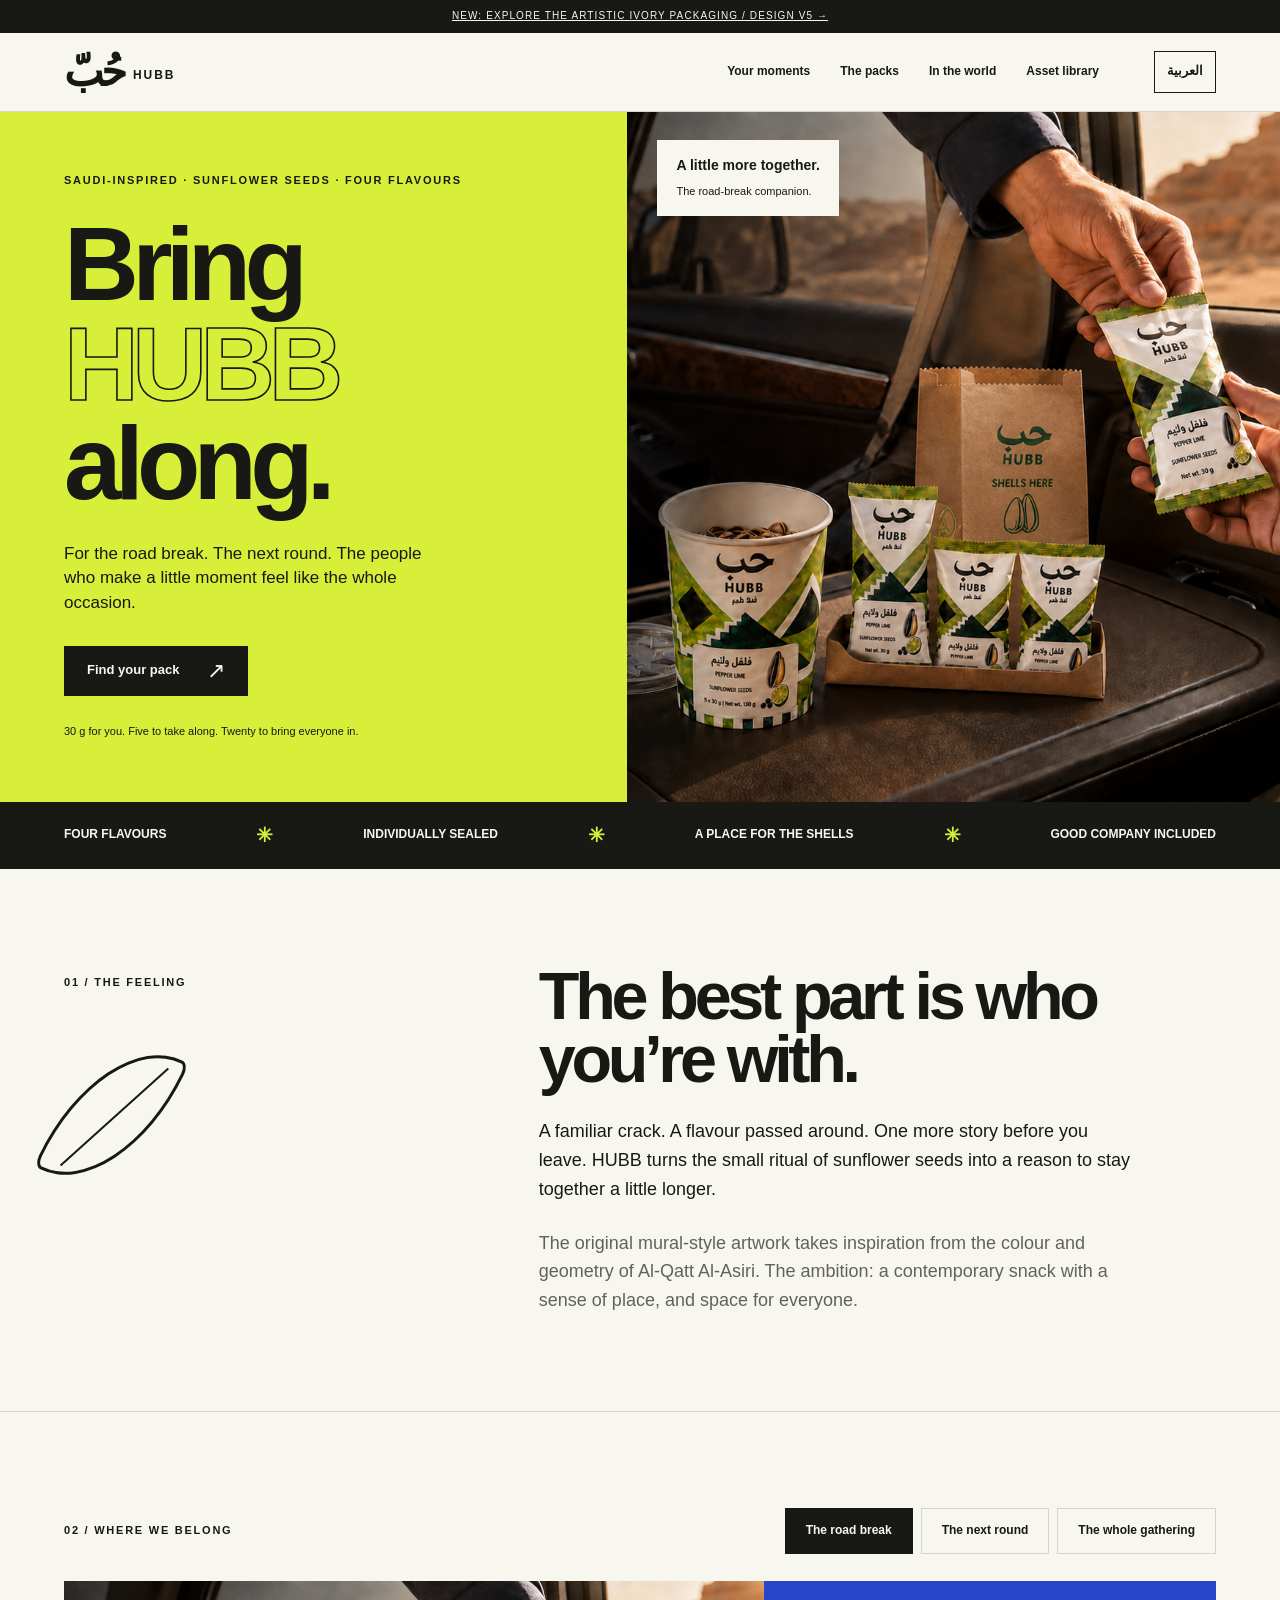
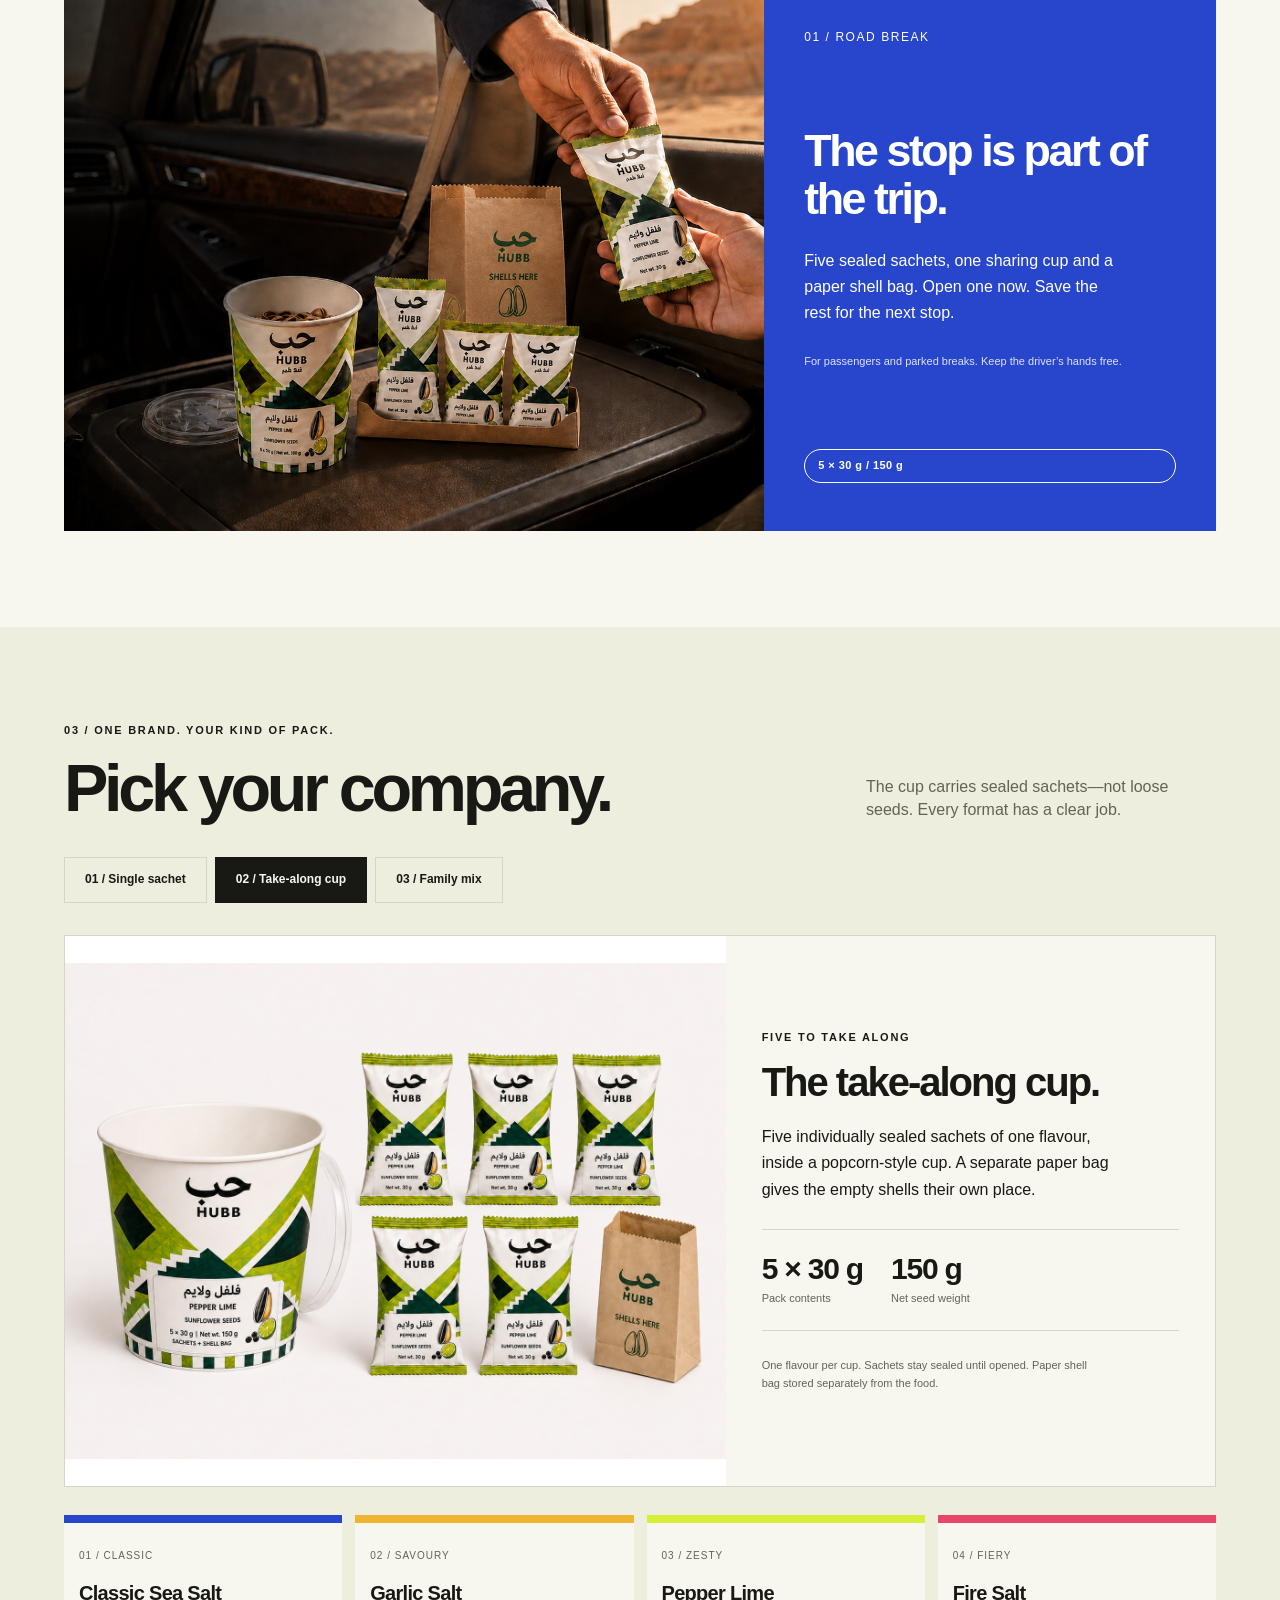
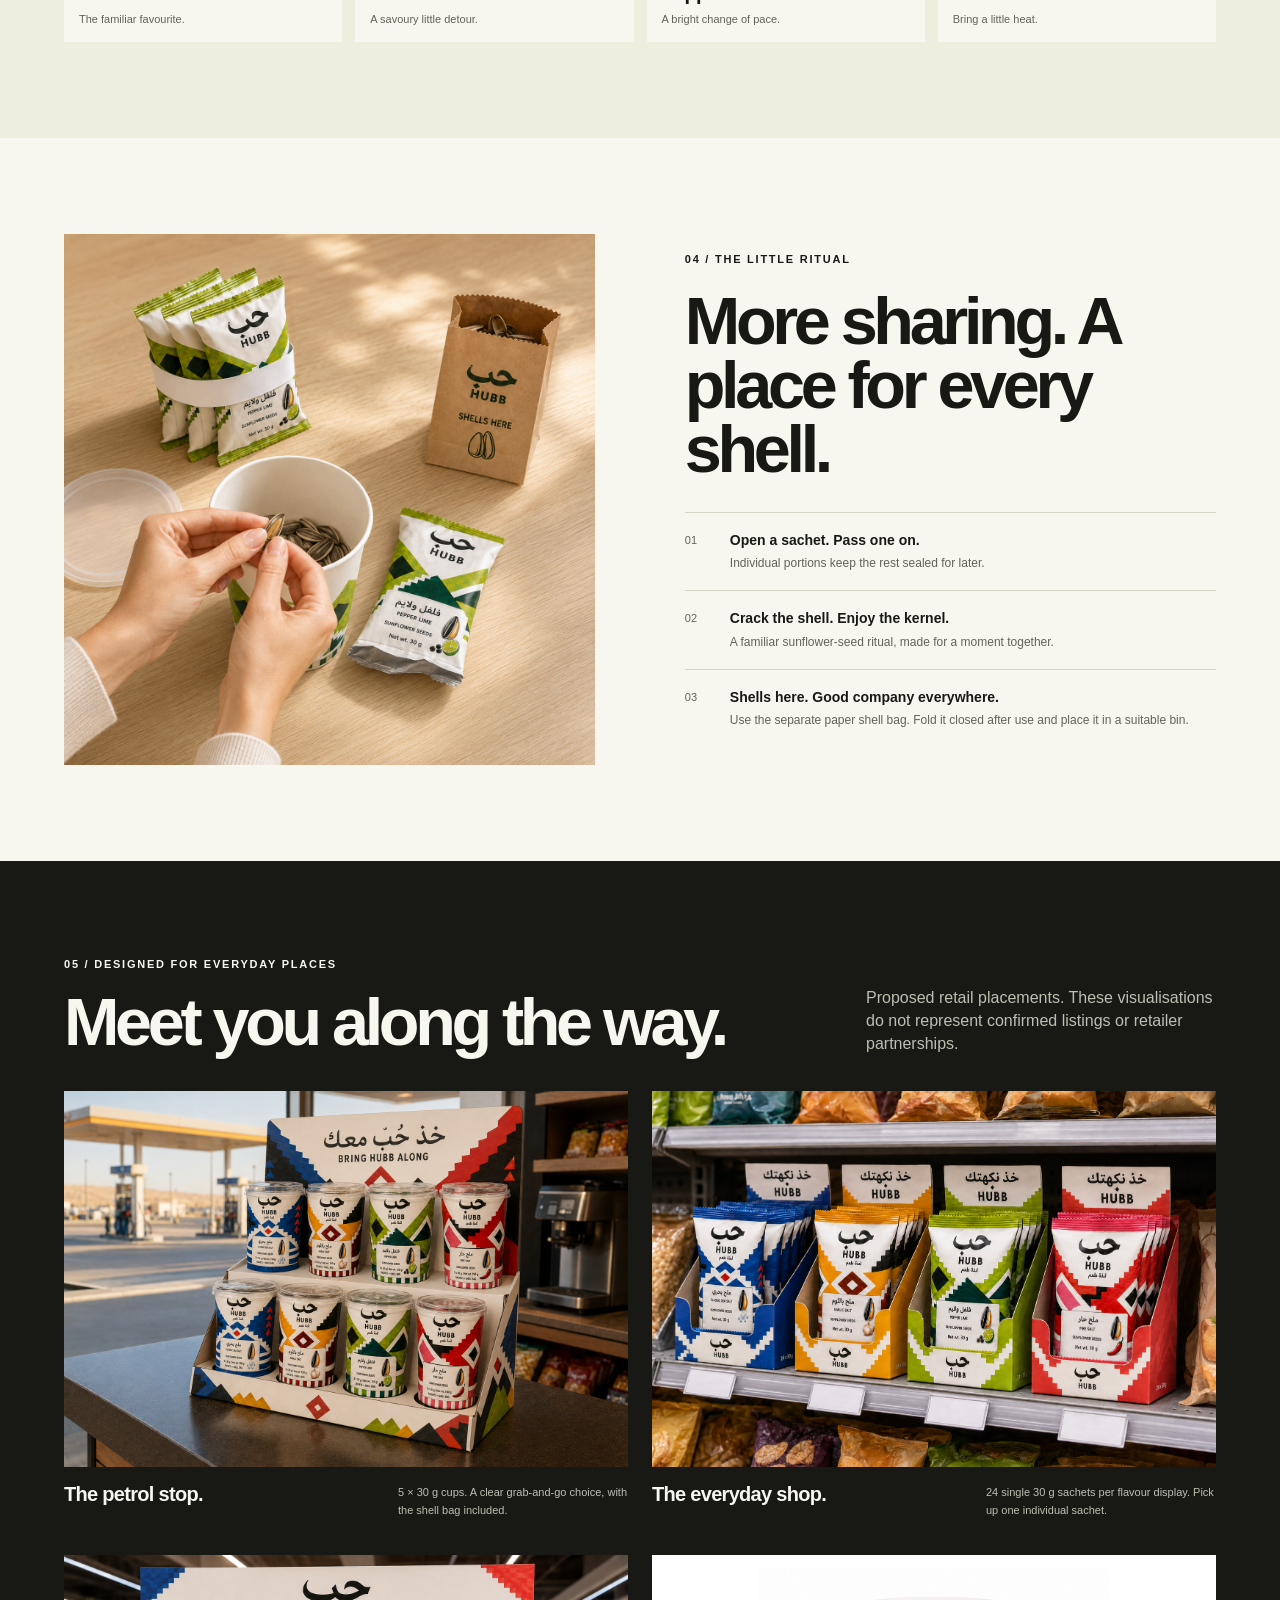
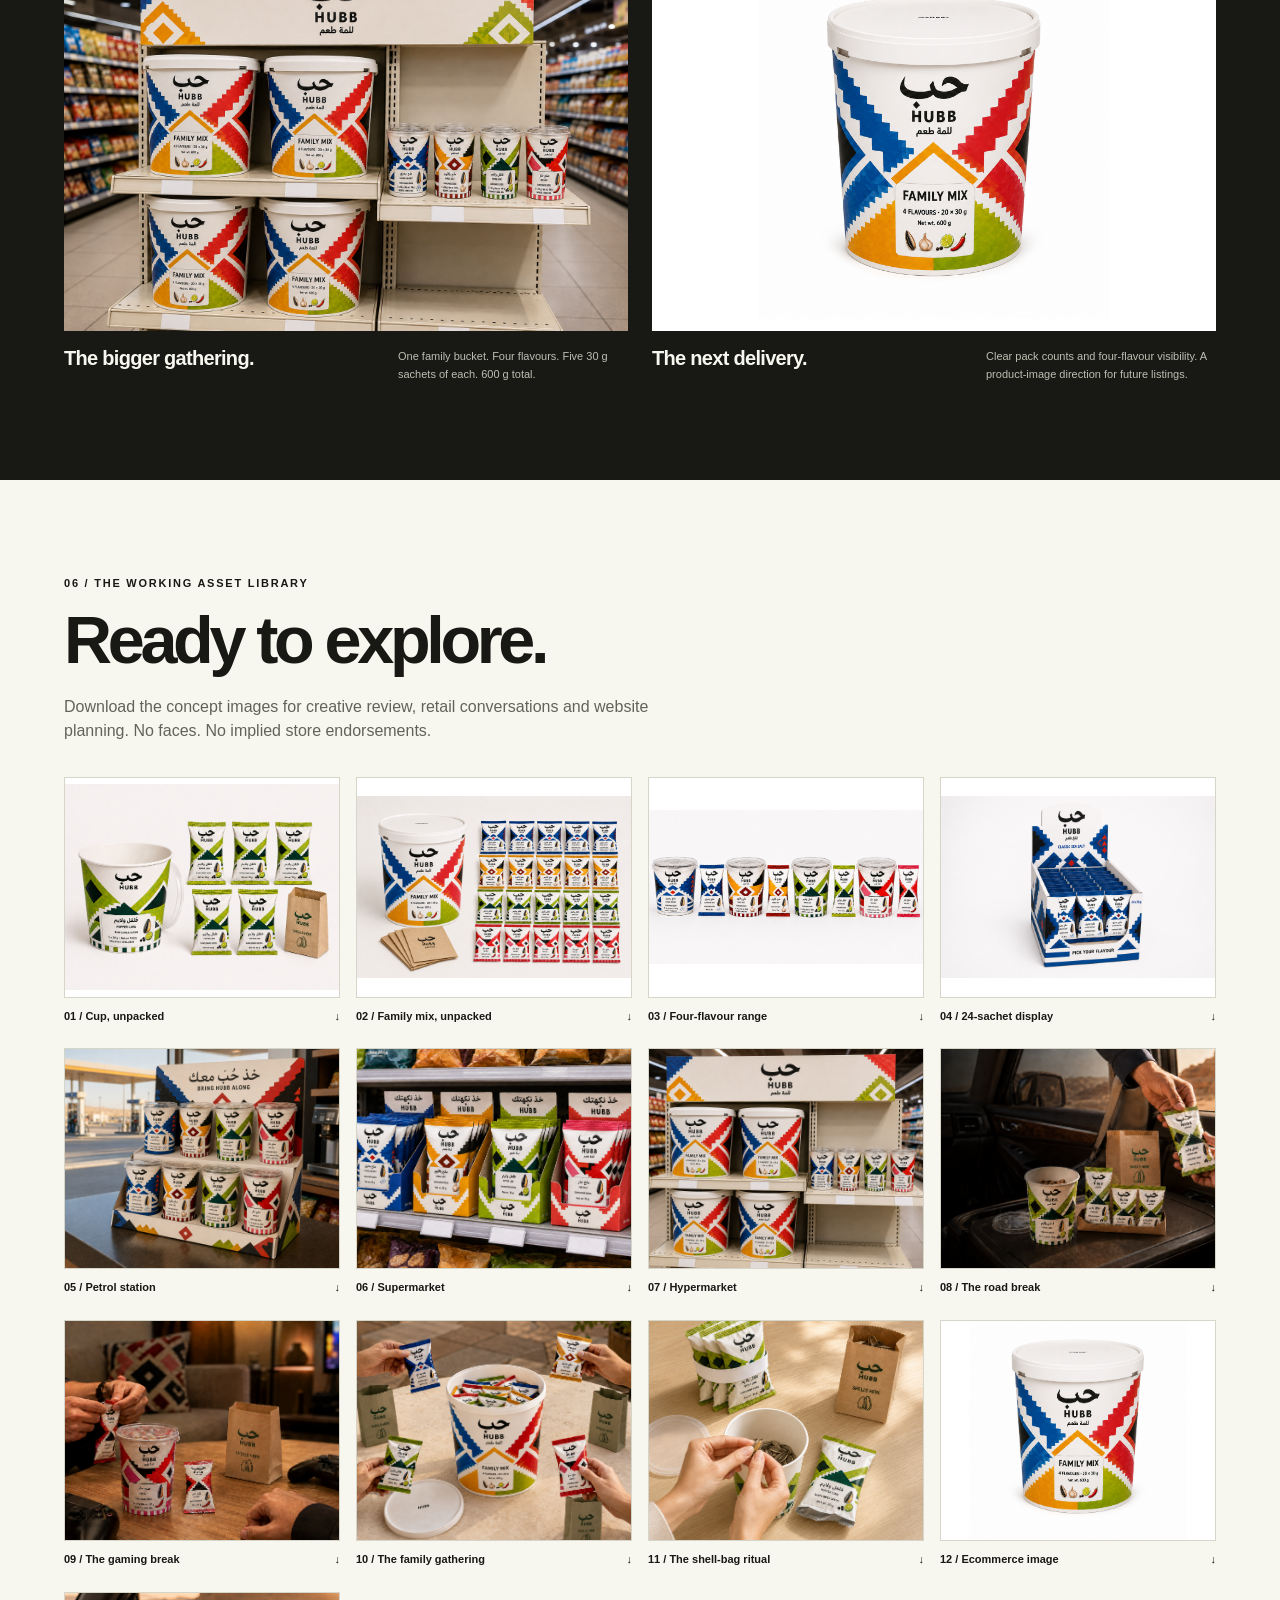
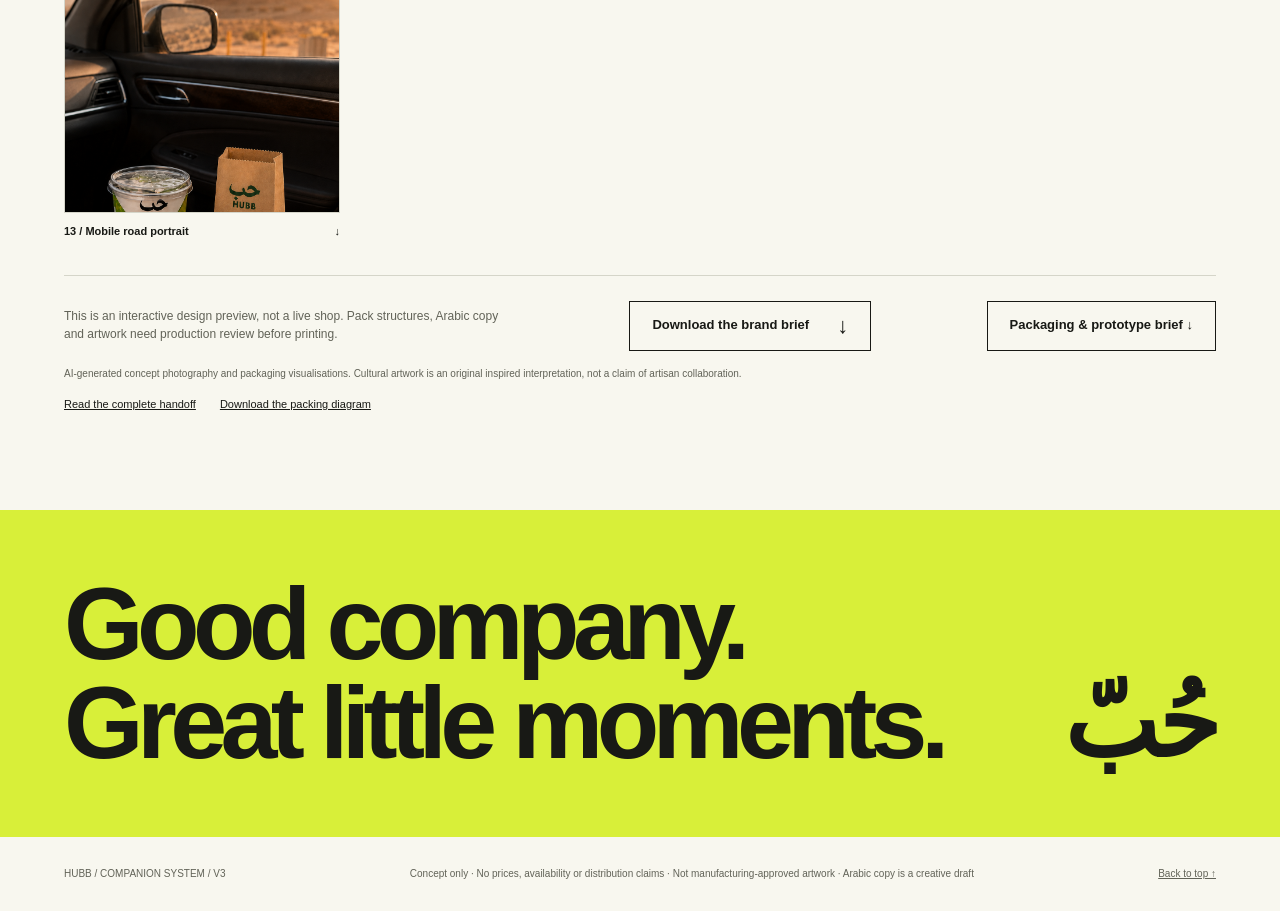
<file: website/index.html>
<!doctype html>
<html lang="en" dir="ltr">
<head>
  <meta charset="utf-8">
  <meta name="viewport" content="width=device-width,initial-scale=1">
  <meta name="theme-color" content="#d8ef39">
  <title>HUBB — Bring HUBB along</title>
  <meta name="description" content="A Saudi-inspired sunflower seed brand for the road break, the next round and the whole gathering. Explore the HUBB packaging concept.">
  <style>
    :root{--ink:#181915;--paper:#f8f7ef;--lime:#d8ef39;--blue:#2746cc;--saffron:#efb430;--pink:#e84568;--line:#d5d5c9;--muted:#626358;--font:Arial,Helvetica,sans-serif}
    *{box-sizing:border-box}html{scroll-behavior:smooth;scroll-padding-top:90px}body{margin:0;background:var(--paper);color:var(--ink);font-family:var(--font);line-height:1.45}button,a{-webkit-tap-highlight-color:transparent}button{font:inherit}button,a{touch-action:manipulation}a{color:inherit}button{color:inherit}img{max-width:100%;display:block}a:focus-visible,button:focus-visible{outline:3px solid var(--blue);outline-offset:5px}button{cursor:pointer}button:disabled{cursor:default}::selection{background:var(--lime);color:var(--ink)}.skip{position:fixed;top:-100px;inset-inline-start:16px;background:var(--ink);color:white;padding:12px;z-index:100}.skip:focus{top:10px}.wrap{max-width:1600px;margin:auto;padding-inline:5vw}.eyebrow{font-size:11px;font-weight:800;letter-spacing:.16em;text-transform:uppercase}.muted{color:var(--muted)}h1,h2,h3,p{margin:0}h1,h2{font-weight:900;letter-spacing:-.065em;line-height:.96}h2{font-size:clamp(42px,5.2vw,78px)}h3{font-size:23px;line-height:1.08;letter-spacing:-.035em}p{font-size:16px}.tag{display:inline-flex;align-items:center;gap:9px;padding:8px 13px;border:1px solid currentColor;border-radius:30px;font-size:11px;font-weight:bold;letter-spacing:.04em}.dot{width:7px;height:7px;border-radius:50%;background:currentColor}.button{display:inline-flex;justify-content:center;align-items:center;gap:28px;min-height:50px;padding:13px 22px;text-decoration:none;border:1px solid var(--ink);background:var(--ink);color:var(--paper);font-size:13px;font-weight:bold;border-radius:0}.button.light{background:transparent;color:var(--ink)}.arrow{font-size:22px;font-weight:400;line-height:1}.section{padding-block:96px}.section-head{display:flex;justify-content:space-between;gap:35px;align-items:flex-end;margin-bottom:36px}.section-head .eyebrow{margin-bottom:18px}.section-head p{max-width:350px}.topbar{background:var(--ink);color:var(--paper);text-align:center;font-size:10px;letter-spacing:.11em;text-transform:uppercase;padding:9px 15px}.nav{position:sticky;top:0;z-index:20;background:rgba(248,247,239,.97);border-bottom:1px solid var(--line)}.nav-inner{height:78px;display:flex;align-items:center;gap:30px}.brand{text-decoration:none;display:flex;align-items:center;gap:10px}.brand-ar{font-family:Tahoma,Arial,sans-serif;font-size:42px;font-weight:900;letter-spacing:-4px;line-height:1}.brand-en{font-size:12px;letter-spacing:.16em;font-weight:900;padding-top:9px}.nav-links{display:flex;gap:30px;margin-inline-start:auto}.nav-links a{text-decoration:none;font-size:12px;font-weight:bold}.nav-links a:hover{text-decoration:underline;text-underline-offset:6px}.lang{margin-inline-start:25px;min-height:42px;min-width:62px;border:1px solid var(--ink);background:none;font-weight:bold;font-size:13px}.hero{display:grid;grid-template-columns:1fr 1.04fr;min-height:690px;background:var(--lime);overflow:hidden}.hero-copy{padding:58px 4vw 58px 5vw;display:flex;flex-direction:column;align-items:flex-start;justify-content:center}.hero .eyebrow{margin-bottom:26px}.hero h1{font-size:clamp(70px,8.1vw,122px);max-width:610px}.hero h1 span{display:block}.hero h1 .outline{-webkit-text-stroke:1.6px var(--ink);color:transparent}.hero-copy>p{max-width:365px;margin-top:28px;font-size:17px}.hero-copy .button{margin-top:30px}.hero-small{margin-top:32px;font-size:11px!important;max-width:none!important}.hero-visual{position:relative;min-width:0;min-height:100%;background:#d7d1bf}.hero-visual>picture,.hero-visual img{width:100%;height:100%;object-fit:cover;position:absolute;inset:0}.hero-label{position:absolute;bottom:30px;inset-inline-start:30px;background:var(--paper);padding:15px 19px;max-width:260px}.hero-label strong{display:block;font-size:14px;margin-bottom:3px}.hero-label span{font-size:11px}.ribbon{padding:19px 5vw;background:var(--ink);color:var(--paper);display:flex;justify-content:space-between;align-items:center;gap:20px;flex-wrap:wrap;font-size:12px;font-weight:bold}.ribbon i{font-style:normal;color:var(--lime);font-size:20px}.story{display:grid;grid-template-columns:.55fr 1fr;gap:8vw;border-bottom:1px solid var(--line)}.story h2{max-width:780px}.story p{max-width:600px;margin-top:25px;font-size:18px;line-height:1.6}.story-side{padding-top:10px}.story-side .seed-mark{margin-top:45px;width:95px;height:160px;border:3px solid var(--ink);border-radius:95% 8% 95% 8%;transform:rotate(26deg);position:relative}.seed-mark:after{content:"";position:absolute;width:2px;background:var(--ink);height:145px;left:47px;top:5px;transform:rotate(22deg)}.moments-head{display:flex;align-items:center;justify-content:space-between;gap:28px;margin-bottom:27px}.tabs{display:flex;gap:8px;flex-wrap:wrap}.tab{background:none;border:1px solid var(--line);padding:13px 20px;min-height:46px;font-size:12px;font-weight:bold}.tab[aria-selected="true"]{background:var(--ink);border-color:var(--ink);color:var(--paper)}.tab:hover{border-color:var(--ink)}.moment-stage{display:grid;grid-template-columns:1.55fr 1fr;min-height:550px}.moment-stage .photo{min-height:550px;position:relative;background:#ddd7ca;overflow:hidden}.moment-stage .photo img{width:100%;height:100%;position:absolute;object-fit:cover}.moment-copy{background:var(--blue);color:white;padding:48px 40px;display:flex;flex-direction:column;justify-content:space-between;gap:35px}.moment-copy h3{font-size:clamp(35px,3.5vw,55px);letter-spacing:-.055em;max-width:390px}.moment-copy p{margin-top:25px;max-width:320px;line-height:1.65}.moment-note{font-size:11px!important;opacity:.85}.moment-counter{font-size:12px;letter-spacing:.13em}.format-section{background:#eeeede}.format-selector{margin-bottom:32px}.format-layout{display:grid;grid-template-columns:1.35fr 1fr;border:1px solid var(--line);background:var(--paper)}.format-photo{background:white;min-width:0;display:flex;align-items:center;justify-content:center;aspect-ratio:1.2}.format-photo img{width:100%;height:100%;object-fit:contain}.format-detail{padding:40px 36px;display:flex;flex-direction:column;justify-content:center}.format-detail h3{font-size:40px;letter-spacing:-.05em;margin:15px 0 20px}.format-detail>p{line-height:1.65;max-width:370px}.format-stat{display:flex;gap:28px;border-block:1px solid var(--line);padding:22px 0;margin:26px 0}.format-stat strong{display:block;font-size:30px;letter-spacing:-.04em;line-height:1.1}.format-stat span{font-size:11px;color:var(--muted)}.format-detail .small{font-size:11px;max-width:340px;line-height:1.6}.flavors{display:grid;grid-template-columns:repeat(4,1fr);margin-top:28px;gap:13px}.flavor{border-top:8px solid var(--color);padding:19px 15px 14px;background:var(--paper)}.flavor .num{font-size:10px;letter-spacing:.1em;color:var(--muted)}.flavor h3{margin-top:17px;font-size:20px}.flavor p{font-size:11px;margin-top:8px;color:var(--muted)}.ritual{display:grid;grid-template-columns:1fr 1fr;gap:7vw;align-items:center}.ritual-image{background:white;aspect-ratio:1;object-fit:contain;width:100%}.ritual .eyebrow{margin-bottom:22px}.ritual h2{max-width:480px}.ritual-list{padding:0;margin:30px 0 0;list-style:none;counter-reset:ritual}.ritual-list li{counter-increment:ritual;display:grid;grid-template-columns:30px 1fr;gap:15px;padding:17px 0;border-top:1px solid var(--line)}.ritual-list li:before{content:"0" counter(ritual);font-size:11px;color:var(--muted);padding-top:3px}.ritual-list strong{display:block;font-size:14px;margin-bottom:4px}.ritual-list p{font-size:12px;color:var(--muted);line-height:1.6}.retail{background:var(--ink);color:var(--paper)}.retail .muted{color:#bebeb2}.retail-grid{display:grid;grid-template-columns:1fr 1fr;gap:36px 24px}.retail-card{min-width:0}.retail-image{aspect-ratio:1.5;overflow:hidden;background:#33342d}.retail-card img{width:100%;height:100%;object-fit:cover;transition:transform .6s}.retail-card:hover img{transform:scale(1.025)}.retail-caption{display:flex;justify-content:space-between;gap:25px;padding-top:17px}.retail-caption h3{font-size:20px}.retail-caption p{font-size:11px;max-width:230px;color:#bebeb2;line-height:1.6}.asset-header{max-width:620px}.assets-grid{display:grid;grid-template-columns:repeat(4,1fr);gap:24px 16px;margin-top:35px}.asset{text-decoration:none;display:block;min-width:0}.asset-thumb{aspect-ratio:1.25;background:#eeeee4;overflow:hidden;border:1px solid var(--line)}.asset img{height:100%;width:100%;object-fit:cover;transition:transform .5s}.asset:hover img{transform:scale(1.035)}.asset-caption{display:flex;justify-content:space-between;gap:10px;font-size:11px;font-weight:bold;padding-top:11px}.asset-caption span:first-child{flex:1}.download-bar{margin-top:35px;border-top:1px solid var(--line);padding-top:25px;display:flex;justify-content:space-between;gap:20px;align-items:center}.download-bar p{font-size:12px;max-width:450px}.end{background:var(--lime);padding-block:65px}.end-inner{display:flex;justify-content:space-between;gap:40px;align-items:flex-end}.end h2{font-size:clamp(48px,8vw,120px);max-width:930px}.end .brand-ar{font-size:100px}.footer{padding-block:30px;display:flex;justify-content:space-between;gap:30px;font-size:10px;color:var(--muted)}.footer p{font-size:10px;max-width:650px}.photo-credit{font-size:10px;color:var(--muted);margin-top:16px} [dir="rtl"]{--font:Tahoma,Arial,sans-serif}[dir="rtl"] h1,[dir="rtl"] h2,[dir="rtl"] h3{letter-spacing:-.025em;line-height:1.2}[dir="rtl"] .eyebrow{letter-spacing:0}[dir="rtl"] .hero-copy{padding:58px 5vw 58px 4vw}[dir="rtl"] .hero h1{font-size:clamp(64px,7vw,105px)}[dir="rtl"] .brand-ar{letter-spacing:-3px}[dir="rtl"] .arrow{transform:scaleX(-1)}[dir="rtl"] .format-detail h3{font-size:35px}[dir="rtl"] .hero h1 .outline{-webkit-text-stroke:1px var(--ink)}
    @media(min-width:1600px){.wrap{padding-inline:80px}.hero{max-width:1600px;margin:auto}.hero-copy{padding-inline-start:80px}.ribbon{max-width:1600px;margin:auto}}
    @media(max-width:1000px){.nav-links{gap:18px}.nav-inner{gap:15px}.lang{margin-inline-start:10px}.hero{min-height:580px}.hero-copy{padding-block:42px}.hero h1{font-size:80px}.section{padding-block:70px}.moment-stage{grid-template-columns:1.2fr 1fr;min-height:480px}.moment-stage .photo{min-height:480px}.moment-copy{padding:30px}.format-layout{grid-template-columns:1.1fr 1fr}.format-detail{padding:28px}.format-detail h3{font-size:34px}.assets-grid{grid-template-columns:repeat(3,1fr)}}
    @media(max-width:700px){.wrap{padding-inline:22px}.topbar{font-size:8px;letter-spacing:.07em}.nav-inner{height:68px}.brand-ar{font-size:35px}.brand-en{font-size:10px}.nav-links{margin-inline-start:auto}.nav-links a{font-size:11px}.nav-links a:nth-child(n+2){display:none}.lang{min-height:37px;min-width:54px;margin-inline-start:2px;font-size:11px}.hero{grid-template-columns:1fr}.hero-copy,[dir="rtl"] .hero-copy{padding:35px 22px 38px}.hero .eyebrow{margin-bottom:20px;font-size:9px}.hero h1{font-size:83px;line-height:.89;letter-spacing:-.07em}.hero h1 span{display:inline}.hero h1 span:after{content:" "}.hero h1 .outline{display:block}.hero-copy>p{font-size:14px;max-width:290px;margin-top:24px}.hero-copy .button{margin-top:22px;min-height:46px;font-size:12px}.hero-small{margin-top:18px!important;font-size:10px!important}.hero-visual{min-height:420px;aspect-ratio:1}.hero-label{bottom:20px;inset-inline-start:22px;padding:12px 15px}.hero-label strong{font-size:12px}.hero-label span{font-size:10px}.ribbon{padding:18px 22px;font-size:10px;gap:14px;justify-content:flex-start}.ribbon i{font-size:14px}.ribbon span:last-child{display:none}.section{padding-block:54px}.section-head{display:block;margin-bottom:25px}.section-head p{margin-top:20px;font-size:14px}.section-head .eyebrow{font-size:10px;margin-bottom:14px}h2{font-size:43px}.story{grid-template-columns:1fr;gap:24px}.story-side{display:flex;align-items:center;justify-content:space-between}.story-side .seed-mark{display:none}.story p{font-size:15px;margin-top:20px}.moments-head{display:block}.moments-head .eyebrow{margin-bottom:20px}.tabs{gap:6px}.tab{font-size:10px;padding:12px 13px;min-height:42px;flex:1}.moment-stage{grid-template-columns:1fr}.moment-stage .photo{min-height:350px;aspect-ratio:1.1}.moment-copy{padding:29px 24px;min-height:340px;gap:25px}.moment-copy h3{font-size:39px;max-width:320px}.moment-copy p{font-size:14px;line-height:1.6;margin-top:18px}.moment-note{font-size:10px!important}.format-selector{margin-bottom:22px}.format-layout{grid-template-columns:1fr}.format-photo{aspect-ratio:1.2}.format-detail{padding:28px 23px}.format-detail h3{font-size:33px;margin:13px 0 17px}.format-detail>p{font-size:14px}.format-stat{margin:22px 0;padding:19px 0;gap:22px}.format-stat strong{font-size:27px}.flavors{grid-template-columns:1fr 1fr;gap:10px}.flavor{padding:14px 13px;border-top-width:6px}.flavor h3{font-size:19px;margin-top:10px}.flavor p{font-size:10px}.ritual{grid-template-columns:1fr;gap:29px}.ritual-image{order:2}.ritual-list{margin-top:25px}.retail-grid{grid-template-columns:1fr;gap:30px}.retail-caption{gap:18px}.retail-caption h3{font-size:19px}.retail-caption p{font-size:10px;max-width:180px}.assets-grid{grid-template-columns:1fr 1fr;gap:22px 12px}.asset-caption{font-size:10px}.download-bar{align-items:flex-start;flex-direction:column}.download-bar p{font-size:11px}.button{font-size:12px}.end{padding-block:43px}.end-inner{align-items:center}.end h2{font-size:51px}.end .brand-ar{font-size:68px}.footer{flex-direction:column;padding-block:23px;gap:14px}.footer p{font-size:9px}.photo-credit{font-size:9px}[dir="rtl"] .hero h1{font-size:70px;line-height:1.1}[dir="rtl"] .hero h1 span{display:block}[dir="rtl"] h2{font-size:38px}[dir="rtl"] .end h2{font-size:44px}}
    .hero-visual img{object-position:72% center}.hero-label{top:28px;bottom:auto}#moment-image{object-position:70% center}.retail-card:last-child .retail-image{background:white}.retail-card:last-child img{object-fit:contain;padding:12px}.asset.product .asset-thumb{background:white}.asset.product img{object-fit:contain}
    @media(max-width:700px){.hero-visual{width:100%;min-width:0;aspect-ratio:auto}.hero-visual img{object-position:center bottom}.hero-label{top:20px;bottom:auto}.moment-stage .photo{width:100%;min-width:0;aspect-ratio:auto}.end-inner{display:block}.end .brand-ar{font-size:56px;margin-top:28px}}
    @media(prefers-reduced-motion:reduce){html{scroll-behavior:auto}*,*:before,*:after{transition:none!important;animation:none!important}}
    @media print{.topbar,.nav,.skip,.tabs,.download-bar,.assets,.button{display:none!important}body{background:white}.wrap{padding-inline:15px}.section{padding-block:30px;break-inside:avoid}h2{font-size:32px}.hero{min-height:400px;grid-template-columns:1fr 1fr}.hero h1{font-size:60px}.hero-copy{padding:25px}.hero-visual{min-height:400px}.moment-stage{min-height:350px}.moment-stage .photo{min-height:350px}.moment-copy{padding:22px}.moment-copy h3{font-size:30px}.retail{background:white;color:var(--ink)}.retail-caption p{color:var(--muted)}.end{padding-block:25px}.end h2{font-size:45px}.footer{padding-block:15px}a{text-decoration:none}}
  </style>
</head>
<body>
  <a class="skip" href="#main" data-en="Skip to content" data-ar="انتقل إلى المحتوى">Skip to content</a>
  <div class="topbar"><a href="../design-v5/" data-en="NEW: Explore the artistic ivory packaging / Design V5 →" data-ar="جديد: اكتشف تصميم العبوات العاجية الفني / الإصدار الخامس ←">NEW: Explore the artistic ivory packaging / Design V5 →</a></div>
  <header class="nav"><div class="wrap nav-inner"><a class="brand" href="#" aria-label="HUBB home"><span class="brand-ar" lang="ar" dir="rtl">حُبّ</span><span class="brand-en">HUBB</span></a><nav class="nav-links" aria-label="Main navigation"><a href="#moments" data-en="Your moments" data-ar="لحظاتك">Your moments</a><a href="#formats" data-en="The packs" data-ar="العبوات">The packs</a><a href="#retail" data-en="In the world" data-ar="حولك">In the world</a><a href="#assets" data-en="Asset library" data-ar="مكتبة الصور">Asset library</a></nav><button class="lang" id="language" aria-label="Switch to Arabic">العربية</button></div></header>
  <main id="main">
    <section class="hero" aria-labelledby="hero-title"><div class="hero-copy"><div class="eyebrow" data-en="Saudi-inspired · Sunflower seeds · Four flavours" data-ar="بإلهام سعودي · بذور دوار الشمس · أربع نكهات">Saudi-inspired · Sunflower seeds · Four flavours</div><h1 id="hero-title"><span data-en="Bring" data-ar="خذ">Bring</span><span class="outline" data-en="HUBB" data-ar="حُبّ">HUBB</span><span data-en="along." data-ar="معك.">along.</span></h1><p data-en="For the road break. The next round. The people who make a little moment feel like the whole occasion." data-ar="لاستراحة الطريق. للجولة الجاية. وللناس اللي يحوّلون اللحظة البسيطة إلى لَمّة حلوة.">For the road break. The next round. The people who make a little moment feel like the whole occasion.</p><a class="button" href="#formats"><span data-en="Find your pack" data-ar="اكتشف عبوتك">Find your pack</span><span class="arrow" aria-hidden="true">↗</span></a><p class="hero-small" data-en="30 g for you. Five to take along. Twenty to bring everyone in." data-ar="٣٠ غ لك. خمس أكياس للطلعة. وعشرون كيسًا للّمة.">30 g for you. Five to take along. Twenty to bring everyone in.</p></div><div class="hero-visual"><picture><source media="(max-width:700px)" srcset="../assets/13-mobile-road.png"><img src="../assets/08-road-hero.png" alt="HUBB sharing cup and sunflower seed sachets during a parked Saudi road-trip break; no faces shown" data-alt-en="HUBB sharing cup and sunflower seed sachets during a parked Saudi road-trip break; no faces shown" data-alt-ar="عبوة حُبّ وأكياس بذور دوار الشمس في استراحة رحلة سعودية والسيارة متوقفة، دون إظهار الوجوه" fetchpriority="high"></picture><div class="hero-label"><strong data-en="A little more together." data-ar="اللّمة أحلى مع حُبّ.">A little more together.</strong><span data-en="The road-break companion." data-ar="رفيق استراحة الطريق.">The road-break companion.</span></div></div></section>
    <div class="ribbon" aria-label="Brand features"><span data-en="FOUR FLAVOURS" data-ar="أربع نكهات">FOUR FLAVOURS</span><i aria-hidden="true">✳</i><span data-en="INDIVIDUALLY SEALED" data-ar="أكياس مغلقة كلٌّ على حدة">INDIVIDUALLY SEALED</span><i aria-hidden="true">✳</i><span data-en="A PLACE FOR THE SHELLS" data-ar="مكان للقشور">A PLACE FOR THE SHELLS</span><i aria-hidden="true">✳</i><span data-en="GOOD COMPANY INCLUDED" data-ar="للّمة طعم">GOOD COMPANY INCLUDED</span></div>
    <section class="wrap section story"><div class="story-side"><div class="eyebrow" data-en="01 / The feeling" data-ar="٠١ / الحكاية">01 / The feeling</div><div class="seed-mark" aria-hidden="true"></div></div><div><h2 data-en="The best part is who you’re with." data-ar="أحلى ما في اللحظة، اللي معك.">The best part is who you’re with.</h2><p data-en="A familiar crack. A flavour passed around. One more story before you leave. HUBB turns the small ritual of sunflower seeds into a reason to stay together a little longer." data-ar="طقطقة مألوفة. نكهة تتشاركها. وسالفة أخيرة قبل تمشون. حُبّ يحوّل بذور دوار الشمس إلى تفاصيل صغيرة تجمعنا وقتًا أطول.">A familiar crack. A flavour passed around. One more story before you leave. HUBB turns the small ritual of sunflower seeds into a reason to stay together a little longer.</p><p class="muted" data-en="The original mural-style artwork takes inspiration from the colour and geometry of Al-Qatt Al-Asiri. The ambition: a contemporary snack with a sense of place, and space for everyone." data-ar="تصاميم أصلية مستلهمة من ألوان القط العسيري وهندسته، لطموح يجمع روح المكان مع سناك معاصر يرحّب بالجميع.">The original mural-style artwork takes inspiration from the colour and geometry of Al-Qatt Al-Asiri. The ambition: a contemporary snack with a sense of place, and space for everyone.</p></div></section>
    <section id="moments" class="wrap section"><div class="moments-head"><div class="eyebrow" data-en="02 / Where we belong" data-ar="٠٢ / لحظات تجمعنا">02 / Where we belong</div><div class="tabs" role="tablist" aria-label="Enjoying HUBB" id="moment-tabs"><button class="tab" id="moment-road" role="tab" aria-selected="true" aria-controls="moment-panel" data-moment="road" data-en="The road break" data-ar="استراحة الطريق">The road break</button><button class="tab" id="moment-game" role="tab" aria-selected="false" aria-controls="moment-panel" tabindex="-1" data-moment="game" data-en="The next round" data-ar="الجولة الجاية">The next round</button><button class="tab" id="moment-family" role="tab" aria-selected="false" aria-controls="moment-panel" tabindex="-1" data-moment="family" data-en="The whole gathering" data-ar="اللّمة كلها">The whole gathering</button></div></div><div class="moment-stage" id="moment-panel" role="tabpanel" aria-labelledby="moment-road" tabindex="0"><div class="photo"><img id="moment-image" src="../assets/08-road-hero.png" alt="HUBB at a parked road-trip break" loading="lazy"></div><div class="moment-copy"><div class="moment-counter" id="moment-counter">01 / ROAD BREAK</div><div><h3 id="moment-title">The stop is part of the trip.</h3><p id="moment-description">Five sealed sachets, one sharing cup and a paper shell bag. Open one now. Save the rest for the next stop.</p><p class="moment-note" id="moment-note">For passengers and parked breaks. Keep the driver’s hands free.</p></div><span class="tag" id="moment-tag">5 × 30 g / 150 g</span></div></div></section>
    <section id="formats" class="section format-section"><div class="wrap"><div class="section-head"><div><div class="eyebrow" data-en="03 / One brand. Your kind of pack." data-ar="٠٣ / علامة واحدة. وعبوة تناسبك.">03 / One brand. Your kind of pack.</div><h2 data-en="Pick your company." data-ar="اختَر للّمتك.">Pick your company.</h2></div><p class="muted" data-en="The cup carries sealed sachets—not loose seeds. Every format has a clear job." data-ar="الكوب يحمل أكياسًا مغلقة، وليس بذورًا سائبة. وكل عبوة لها دورها.">The cup carries sealed sachets—not loose seeds. Every format has a clear job.</p></div><div class="tabs format-selector" id="format-tabs" role="tablist" aria-label="Packaging formats"><button class="tab" id="format-sachet" role="tab" aria-selected="false" aria-controls="format-panel" tabindex="-1" data-format="sachet" data-en="01 / Single sachet" data-ar="٠١ / الكيس الفردي">01 / Single sachet</button><button class="tab" id="format-cup" role="tab" aria-selected="true" aria-controls="format-panel" data-format="cup" data-en="02 / Take-along cup" data-ar="٠٢ / كوب الطلعة">02 / Take-along cup</button><button class="tab" id="format-family" role="tab" aria-selected="false" aria-controls="format-panel" tabindex="-1" data-format="family" data-en="03 / Family mix" data-ar="٠٣ / تشكيلة العائلة">03 / Family mix</button></div><div class="format-layout" id="format-panel" role="tabpanel" aria-labelledby="format-cup" tabindex="0"><div class="format-photo"><img id="format-image" src="../assets/01-cup-unpacked.png" alt="A HUBB cup unpacked to show five sealed 30 gram sachets and a separate paper shell bag" loading="lazy"></div><div class="format-detail"><div class="eyebrow" id="format-kicker">FIVE TO TAKE ALONG</div><h3 id="format-title">The take-along cup.</h3><p id="format-description">Five individually sealed sachets of one flavour, inside a popcorn-style cup. A separate paper bag gives the empty shells their own place.</p><div class="format-stat"><div><strong id="format-count">5 × 30 g</strong><span data-en="Pack contents" data-ar="محتويات العبوة">Pack contents</span></div><div><strong id="format-weight">150 g</strong><span data-en="Net seed weight" data-ar="صافي وزن البذور">Net seed weight</span></div></div><p class="small muted" id="format-note">One flavour per cup. Sachets stay sealed until opened. Paper shell bag stored separately from the food.</p></div></div><div class="flavors"><article class="flavor" style="--color:var(--blue)"><span class="num">01 / CLASSIC</span><h3 data-en="Classic Sea Salt" data-ar="ملح بحري">Classic Sea Salt</h3><p data-en="The familiar favourite." data-ar="النكهة المألوفة اللي تحبها.">The familiar favourite.</p></article><article class="flavor" style="--color:var(--saffron)"><span class="num">02 / SAVOURY</span><h3 data-en="Garlic Salt" data-ar="ملح بالثوم">Garlic Salt</h3><p data-en="A savoury little detour." data-ar="طلعة بطعم مختلف.">A savoury little detour.</p></article><article class="flavor" style="--color:var(--lime)"><span class="num">03 / ZESTY</span><h3 data-en="Pepper Lime" data-ar="فلفل ولايم">Pepper Lime</h3><p data-en="A bright change of pace." data-ar="نكهة تغيّر الجو.">A bright change of pace.</p></article><article class="flavor" style="--color:var(--pink)"><span class="num">04 / FIERY</span><h3 data-en="Fire Salt" data-ar="ملح حار">Fire Salt</h3><p data-en="Bring a little heat." data-ar="خلّ اللّمة تحمى.">Bring a little heat.</p></article></div></div></section>
    <section class="wrap section ritual"><img class="ritual-image" src="../assets/11-shell-bag-ritual.png" alt="Hands demonstrate a HUBB sachet, seed cracking and a separate paper shell bag without showing faces" data-alt-en="Hands demonstrate a HUBB sachet, seed cracking and a separate paper shell bag without showing faces" data-alt-ar="الأيدي توضّح استخدام كيس حُبّ وكيس القشور الورقي المنفصل دون إظهار الوجوه" loading="lazy"><div><div class="eyebrow" data-en="04 / The little ritual" data-ar="٠٤ / تفاصيل تفرق">04 / The little ritual</div><h2 data-en="More sharing. A place for every shell." data-ar="نتشارك الطعم. وللقشور مكان.">More sharing. A place for every shell.</h2><ol class="ritual-list"><li><div><strong data-en="Open a sachet. Pass one on." data-ar="افتح كيسك. وشارك اللي معك.">Open a sachet. Pass one on.</strong><p data-en="Individual portions keep the rest sealed for later." data-ar="حصص فردية، والباقي يبقى مغلقًا للمرّة الجاية.">Individual portions keep the rest sealed for later.</p></div></li><li><div><strong data-en="Crack the shell. Enjoy the kernel." data-ar="قشّر البذرة. واستمتع باللبّ.">Crack the shell. Enjoy the kernel.</strong><p data-en="A familiar sunflower-seed ritual, made for a moment together." data-ar="تفاصيل مألوفة في لحظة تجمعنا.">A familiar sunflower-seed ritual, made for a moment together.</p></div></li><li><div><strong data-en="Shells here. Good company everywhere." data-ar="القشور هنا. واللّمة تستمر.">Shells here. Good company everywhere.</strong><p data-en="Use the separate paper shell bag. Fold it closed after use and place it in a suitable bin." data-ar="ضع القشور في الكيس الورقي المنفصل. اطوه بعد الاستخدام وتخلّص منه في سلة مناسبة.">Use the separate paper shell bag. Fold it closed after use and place it in a suitable bin.</p></div></li></ol></div></section>
    <section id="retail" class="section retail"><div class="wrap"><div class="section-head"><div><div class="eyebrow" data-en="05 / Designed for everyday places" data-ar="٠٥ / مصمّم لأماكنك اليومية">05 / Designed for everyday places</div><h2 data-en="Meet you along the way." data-ar="نلقاك في طريقك.">Meet you along the way.</h2></div><p class="muted" data-en="Proposed retail placements. These visualisations do not represent confirmed listings or retailer partnerships." data-ar="تصورات مقترحة للعرض في المتاجر، وليست إعلانًا عن توفر فعلي أو شراكات مؤكدة.">Proposed retail placements. These visualisations do not represent confirmed listings or retailer partnerships.</p></div><div class="retail-grid"><article class="retail-card"><div class="retail-image"><img src="../assets/05-petrol-station.png" alt="Concept HUBB take-along cup display in a petrol-station convenience store" data-alt-en="Concept HUBB take-along cup display in a petrol-station convenience store" data-alt-ar="تصور لعرض أكواب حُبّ في متجر محطة وقود" loading="lazy"></div><div class="retail-caption"><h3 data-en="The petrol stop." data-ar="محطة الطريق.">The petrol stop.</h3><p data-en="5 × 30 g cups. A clear grab-and-go choice, with the shell bag included." data-ar="أكواب ٥ × ٣٠ غ. خيار واضح للطلعة مع كيس القشور.">5 × 30 g cups. A clear grab-and-go choice, with the shell bag included.</p></div></article><article class="retail-card"><div class="retail-image"><img src="../assets/06-supermarket.png" alt="Concept supermarket shelf-ready display of individual HUBB sachets" data-alt-en="Concept supermarket shelf-ready display of individual HUBB sachets" data-alt-ar="تصور لعرض أكياس حُبّ الفردية في السوبرماركت" loading="lazy"></div><div class="retail-caption"><h3 data-en="The everyday shop." data-ar="المشتريات اليومية.">The everyday shop.</h3><p data-en="24 single 30 g sachets per flavour display. Pick up one individual sachet." data-ar="٢٤ كيسًا فرديًا بوزن ٣٠ غ في علبة عرض لكل نكهة، لشراء الكيس بالقطعة.">24 single 30 g sachets per flavour display. Pick up one individual sachet.</p></div></article><article class="retail-card"><div class="retail-image"><img src="../assets/07-hypermarket.png" alt="Concept HUBB family bucket and cup display in a hypermarket" data-alt-en="Concept HUBB family bucket and cup display in a hypermarket" data-alt-ar="تصور لعرض عبوات حُبّ العائلية والأكواب في الهايبرماركت" loading="lazy"></div><div class="retail-caption"><h3 data-en="The bigger gathering." data-ar="اللّمة الكبيرة.">The bigger gathering.</h3><p data-en="One family bucket. Four flavours. Five 30 g sachets of each. 600 g total." data-ar="عبوة عائلية واحدة. أربع نكهات. خمسة أكياس ٣٠ غ من كل نكهة. المجموع ٦٠٠ غ.">One family bucket. Four flavours. Five 30 g sachets of each. 600 g total.</p></div></article><article class="retail-card"><div class="retail-image"><img src="../assets/12-ecommerce-main.png" alt="HUBB packaging photographed against a clean background for ecommerce product listings" data-alt-en="HUBB packaging photographed against a clean background for ecommerce product listings" data-alt-ar="عبوات حُبّ على خلفية نظيفة لصور المنتجات في التجارة الإلكترونية" loading="lazy"></div><div class="retail-caption"><h3 data-en="The next delivery." data-ar="الطلب الجاي.">The next delivery.</h3><p data-en="Clear pack counts and four-flavour visibility. A product-image direction for future listings." data-ar="عدد أكياس واضح وأربع نكهات ظاهرة، كتوجه لصور القوائم المستقبلية.">Clear pack counts and four-flavour visibility. A product-image direction for future listings.</p></div></article></div></div></section>
    <section id="assets" class="wrap section assets"><div class="asset-header"><div class="eyebrow" data-en="06 / The working asset library" data-ar="٠٦ / مكتبة الصور">06 / The working asset library</div><h2 style="margin-top:18px" data-en="Ready to explore." data-ar="جاهزة للاستكشاف.">Ready to explore.</h2><p class="muted" style="margin-top:22px" data-en="Download the concept images for creative review, retail conversations and website planning. No faces. No implied store endorsements." data-ar="حمّل الصور المفاهيمية للمراجعة الإبداعية ومناقشات العرض وتخطيط الموقع. دون وجوه أو إيحاء بتأييد المتاجر.">Download the concept images for creative review, retail conversations and website planning. No faces. No implied store endorsements.</p></div><div class="assets-grid" id="asset-grid"></div><div class="download-bar"><p class="muted" data-en="This is an interactive design preview, not a live shop. Pack structures, Arabic copy and artwork need production review before printing." data-ar="هذا عرض تصميم تفاعلي، وليس متجرًا مباشرًا. تُراجع هياكل العبوات والنصوص العربية والتصاميم قبل الطباعة.">This is an interactive design preview, not a live shop. Pack structures, Arabic copy and artwork need production review before printing.</p><a class="button light" id="brief-link" href="../briefs/GROWTH_AND_BRAND_STORY.md" download><span data-en="Download the brand brief" data-ar="تحميل دليل العلامة">Download the brand brief</span><span class="arrow" aria-hidden="true">↓</span></a></div><p class="photo-credit" data-en="AI-generated concept photography and packaging visualisations. Cultural artwork is an original inspired interpretation, not a claim of artisan collaboration." data-ar="صور وتصوّرات تغليف مولّدة بالذكاء الاصطناعي. التصميم الثقافي تفسير أصلي مستلهم، وليس ادعاء تعاون مع حرفيين.">AI-generated concept photography and packaging visualisations. Cultural artwork is an original inspired interpretation, not a claim of artisan collaboration.</p></section>
    <section class="end"><div class="wrap end-inner"><h2 data-en="Good company. Great little moments." data-ar="لَمّة حلوة. ولحظات أحلى.">Good company. Great little moments.</h2><div class="brand-ar" lang="ar" dir="rtl" aria-label="HUBB">حُبّ</div></div></section>
  </main>
  <footer class="wrap footer"><span>HUBB / COMPANION SYSTEM / V3</span><p data-en="Concept only · No prices, availability or distribution claims · Not manufacturing-approved artwork · Arabic copy is a creative draft" data-ar="تصور فقط · دون أسعار أو ادعاءات توفر وتوزيع · ليس تصميمًا معتمدًا للتصنيع · النص العربي مسودة إبداعية">Concept only · No prices, availability or distribution claims · Not manufacturing-approved artwork · Arabic copy is a creative draft</p><a href="#" data-en="Back to top ↑" data-ar="العودة للأعلى ↑">Back to top ↑</a></footer>
  <script>
    (()=>{
      'use strict';
      let language='en', activeMoment='road', activeFormat='cup';
      const moments={
        road:{image:'08-road-hero.png',en:['01 / ROAD BREAK','The stop is part of the trip.','Five sealed sachets, one sharing cup and a paper shell bag. Open one now. Save the rest for the next stop.','For passengers and parked breaks. Keep the driver’s hands free.','5 × 30 g / 150 g','HUBB at a parked road-trip break'],ar:['٠١ / استراحة الطريق','الاستراحة جزء من الرحلة.','خمسة أكياس مغلقة، وكوب واحد وكيس ورقي للقشور. افتح كيسك الآن، واترك الباقي للاستراحة الجاية.','للركّاب والاستراحات أثناء الوقوف. لتبقى يدا السائق حرتين.','٥ × ٣٠ غ / ١٥٠ غ','حُبّ في استراحة رحلة والسيارة متوقفة']},
        game:{image:'09-gaming.png',en:['02 / NEXT ROUND','Next round. Same good company.','A sachet for each player. A shared cup at the centre. The little ritual between rounds that everyone can join.','Pause. Crack. Play. Keep shells in the separate paper bag.','ONE SACHET. YOUR MOMENT.','Faceless friends sharing HUBB during a gaming break'],ar:['٠٢ / الجولة الجاية','جولة جديدة. ونفس اللّمة الحلوة.','كيس لكل لاعب، والكوب يجمعكم. تفاصيل بسيطة بين الجولات يشارك فيها الكل.','استراحة. طقطقة. لعب. وللقشور كيس ورقي منفصل.','كيسك. ولحظتك.','أصدقاء دون إظهار الوجوه يتشاركون حُبّ في استراحة لعب']},
        family:{image:'10-family-sharing.png',en:['03 / THE GATHERING','A little of everyone’s favourite.','Bring the big bucket. Twenty individually sealed sachets, five of each flavour. Let everyone find their own favourite.','One outer bucket. Four flavours. No need to open everything at once.','20 × 30 g / 600 g','Family hands sharing four flavours from one HUBB family bucket without faces'],ar:['٠٣ / اللّمة','لكل واحد نكهته المفضّلة.','جيب العبوة الكبيرة. عشرون كيسًا مغلقًا، خمسة من كل نكهة. وكل واحد يختار اللي يحبه.','عبوة خارجية واحدة. أربع نكهات. والباقي يبقى مغلقًا.','٢٠ × ٣٠ غ / ٦٠٠ غ','أيادي العائلة تتشارك أربع نكهات من عبوة حُبّ واحدة دون وجوه']}
      };
      const formats={
        sachet:{image:'03-four-flavor-range.png',en:['A LITTLE MOMENT FOR YOU','The single sachet.','One individually sealed 30 g sachet. Four flavours to choose from, shown together here. The straightforward single-piece format for everyday retail.','1 × 30 g','30 g','Supermarket display: 24 individual sachets of one flavour per box, 720 g total. The display is not one consumer serving. A shell bag is not included in the single sachet.','The four HUBB flavour designs; individual 30 gram sachets are sold separately'],ar:['لحظة صغيرة لك','الكيس الفردي.','كيس مغلق بوزن ٣٠ غ. أربع نكهات للاختيار تظهر هنا معًا. خيار فردي واضح للشراء اليومي.','١ × ٣٠ غ','٣٠ غ','علبة عرض السوبرماركت: ٢٤ كيسًا من نكهة واحدة، بإجمالي ٧٢٠ غ. علبة العرض ليست حصة استهلاك واحدة. الكيس الفردي لا يتضمن كيس قشور.','تصاميم نكهات حُبّ الأربع، وتُباع أكياس ٣٠ غ بالقطعة']},
        cup:{image:'01-cup-unpacked.png',en:['FIVE TO TAKE ALONG','The take-along cup.','Five individually sealed sachets of one flavour, inside a popcorn-style cup. A separate paper bag gives the empty shells their own place.','5 × 30 g','150 g','One flavour per cup. Sachets stay sealed until opened. Paper shell bag stored separately from the food.','A HUBB cup unpacked with five sealed 30 gram sachets of one flavour and a separate paper shell bag'],ar:['خمس أكياس للطلعة','كوب الطلعة.','خمسة أكياس مغلقة من نكهة واحدة، داخل كوب بطابع عبوة الفشار. ومعها كيس ورقي منفصل للقشور.','٥ × ٣٠ غ','١٥٠ غ','نكهة واحدة لكل كوب. تبقى الأكياس مغلقة حتى استخدامها، وكيس القشور منفصل عن الطعام.','كوب حُبّ مفتوح وبجواره خمسة أكياس مغلقة بوزن ٣٠ غ من نكهة واحدة وكيس ورقي للقشور']},
        family:{image:'02-family-unpacked.png',en:['FOUR FLAVOURS. EVERYONE IN.','The family mix.','One large popcorn-style bucket containing twenty sealed sachets: five Classic Sea Salt, five Garlic Salt, five Pepper Lime and five Fire Salt.','20 × 30 g','600 g','Four flavours × five sachets each, in one outer bucket—not four separate cups. Separate paper shell bags support sharing.','One HUBB family bucket unpacked with twenty sachets in four flavour groups and paper shell bags'],ar:['أربع نكهات. واللّمة كلها.','تشكيلة العائلة.','عبوة كبيرة واحدة بطابع عبوة الفشار تضم عشرين كيسًا مغلقًا: خمسة ملح بحري، خمسة ملح بالثوم، خمسة فلفل ولايم، وخمسة ملح حار.','٢٠ × ٣٠ غ','٦٠٠ غ','أربع نكهات × خمسة أكياس في عبوة خارجية واحدة، وليست أربعة أكواب منفصلة. أكياس ورقية منفصلة للقشور تساعد على المشاركة.','عبوة حُبّ عائلية واحدة مفتوحة مع عشرين كيسًا في أربع مجموعات نكهات وأكياس قشور ورقية']}
      };
      const assets=[['01-cup-unpacked.png','01 / Cup, unpacked','٠١ / محتويات الكوب'],['02-family-unpacked.png','02 / Family mix, unpacked','٠٢ / محتويات العبوة العائلية'],['03-four-flavor-range.png','03 / Four-flavour range','٠٣ / النكهات الأربع'],['04-sachet-display.png','04 / 24-sachet display','٠٤ / علبة عرض ٢٤ كيسًا'],['05-petrol-station.png','05 / Petrol station','٠٥ / محطة الوقود'],['06-supermarket.png','06 / Supermarket','٠٦ / السوبرماركت'],['07-hypermarket.png','07 / Hypermarket','٠٧ / الهايبرماركت'],['08-road-hero.png','08 / The road break','٠٨ / استراحة الطريق'],['09-gaming.png','09 / The gaming break','٠٩ / استراحة اللعب'],['10-family-sharing.png','10 / The family gathering','١٠ / لَمّة العائلة'],['11-shell-bag-ritual.png','11 / The shell-bag ritual','١١ / استخدام كيس القشور'],['12-ecommerce-main.png','12 / Ecommerce image','١٢ / صورة التجارة الإلكترونية'],['13-mobile-road.png','13 / Mobile road portrait','١٣ / صورة الطريق للجوال']];
      function renderMoment(){const value=moments[activeMoment],copy=value[language];document.getElementById('moment-image').src='../assets/'+value.image;document.getElementById('moment-image').alt=copy[5];document.getElementById('moment-image').style.objectPosition=activeMoment==='road'?'70% center':activeMoment==='game'?'45% center':'50% center';['moment-counter','moment-title','moment-description','moment-note','moment-tag'].forEach((id,i)=>document.getElementById(id).textContent=copy[i]);document.getElementById('moment-panel').setAttribute('aria-labelledby','moment-'+activeMoment);document.querySelectorAll('[data-moment]').forEach(button=>{const selected=button.dataset.moment===activeMoment;button.setAttribute('aria-selected',selected);button.tabIndex=selected?0:-1;});}
      function renderFormat(){const value=formats[activeFormat],copy=value[language];document.getElementById('format-image').src='../assets/'+value.image;document.getElementById('format-image').alt=copy[6];['format-kicker','format-title','format-description','format-count','format-weight','format-note'].forEach((id,i)=>document.getElementById(id).textContent=copy[i]);document.getElementById('format-panel').setAttribute('aria-labelledby','format-'+activeFormat);document.querySelectorAll('[data-format]').forEach(button=>{const selected=button.dataset.format===activeFormat;button.setAttribute('aria-selected',selected);button.tabIndex=selected?0:-1;});}
      function renderAssets(){const grid=document.getElementById('asset-grid');grid.replaceChildren();assets.forEach(([file,en,ar],index)=>{const link=document.createElement('a');link.className=index<4||index===11?'asset product':'asset';link.href='../assets/'+file;link.download=file;const thumb=document.createElement('div');thumb.className='asset-thumb';const img=document.createElement('img');img.src=link.getAttribute('href');img.alt=language==='ar'?ar:en;img.loading='lazy';thumb.append(img);const caption=document.createElement('div');caption.className='asset-caption';const title=document.createElement('span');title.textContent=language==='ar'?ar:en;const arrow=document.createElement('span');arrow.textContent='↓';arrow.setAttribute('aria-hidden','true');caption.append(title,arrow);link.append(thumb,caption);grid.append(link);});}
      function setLanguage(next){language=next;document.documentElement.lang=next;document.documentElement.dir=next==='ar'?'rtl':'ltr';document.querySelectorAll('[data-en][data-ar]').forEach(el=>el.textContent=el.dataset[next]);document.querySelectorAll('[data-alt-en]').forEach(el=>el.alt=el.getAttribute('data-alt-'+next));const button=document.getElementById('language');button.textContent=next==='en'?'العربية':'English';button.setAttribute('aria-label',next==='en'?'Switch to Arabic':'التبديل إلى الإنجليزية');document.title=next==='en'?'HUBB — Bring HUBB along':'حُبّ — خذ حُبّ معك';document.querySelector('.nav-links').setAttribute('aria-label',next==='en'?'Main navigation':'التنقل الرئيسي');document.getElementById('moment-tabs').setAttribute('aria-label',next==='en'?'Enjoying HUBB':'لحظات حُبّ');document.getElementById('format-tabs').setAttribute('aria-label',next==='en'?'Packaging formats':'أشكال العبوات');renderMoment();renderFormat();renderAssets();}
      function wireTabs(id,attribute,update){const list=document.getElementById(id);const buttons=[...list.querySelectorAll('[role="tab"]')];buttons.forEach(button=>button.addEventListener('click',()=>update(button.dataset[attribute])));list.addEventListener('keydown',event=>{if(!['ArrowLeft','ArrowRight','Home','End'].includes(event.key))return;const current=buttons.indexOf(document.activeElement);if(current<0)return;event.preventDefault();let index=current;const direction=language==='ar'?-1:1;if(event.key==='Home')index=0;else if(event.key==='End')index=buttons.length-1;else index=(current+(event.key==='ArrowRight'?direction:-direction)+buttons.length)%buttons.length;buttons[index].focus();update(buttons[index].dataset[attribute]);});}
      const briefLink=document.getElementById('brief-link');briefLink.href='../briefs/GROWTH_AND_BRAND_STORY.md';
      const packagingLink=document.createElement('a');packagingLink.className='button light';packagingLink.href='../briefs/PACK_ARCHITECTURE_AND_PROTOTYPE.md';packagingLink.download='PACK_ARCHITECTURE_AND_PROTOTYPE.md';packagingLink.dataset.en='Packaging & prototype brief ↓';packagingLink.dataset.ar='دليل العبوات والنماذج ↓';packagingLink.textContent=packagingLink.dataset.en;briefLink.parentElement.append(packagingLink);
      const readmeLink=document.createElement('a');readmeLink.href='../README.md';readmeLink.download='README.md';readmeLink.dataset.en='Read the complete handoff';readmeLink.dataset.ar='قراءة دليل التسليم الكامل';readmeLink.textContent=readmeLink.dataset.en;readmeLink.style.cssText='font-size:11px;display:inline-block;margin-top:16px';document.querySelector('.photo-credit').after(readmeLink);
      const packingLink=document.createElement('a');packingLink.href='../briefs/PACKING_COUNTS.svg';packingLink.download='PACKING_COUNTS.svg';packingLink.dataset.en='Download the packing diagram';packingLink.dataset.ar='تحميل مخطط محتويات العبوات';packingLink.textContent=packingLink.dataset.en;packingLink.style.cssText='font-size:11px;display:inline-block;margin-top:16px;margin-inline-start:24px';readmeLink.after(packingLink);
      wireTabs('moment-tabs','moment',value=>{activeMoment=value;renderMoment();});wireTabs('format-tabs','format',value=>{activeFormat=value;renderFormat();});document.getElementById('language').addEventListener('click',()=>setLanguage(language==='en'?'ar':'en'));setLanguage('en');
    })();
  </script>
</body>
</html>
</file>
<file: design-v5/style.css>
:root{--ink:#4a3025;--paper:#faf5e9;--cobalt:#2552a5;--saffron:#edb746;--lime:#c4d438;--vermilion:#e24c38;--line:rgba(74,48,37,.2);--muted:#806e5a;--sans:Arial,Helvetica,sans-serif;--serif:Georgia,'Times New Roman',serif}
*{box-sizing:border-box}html{scroll-behavior:smooth;scroll-padding-top:100px}body{margin:0;background:var(--paper);color:var(--ink);font-family:var(--sans);-webkit-font-smoothing:antialiased}body.dialog-open{overflow:hidden}button,a{-webkit-tap-highlight-color:transparent;touch-action:manipulation}a{color:inherit}button{font:inherit;color:inherit;cursor:pointer}img,svg{display:block;max-width:100%}img{height:auto}h1,h2,h3,p,figure{margin:0}p{line-height:1.55}a:focus-visible,button:focus-visible,[tabindex]:focus-visible,summary:focus-visible{outline:3px solid var(--cobalt);outline-offset:5px}::selection{background:var(--lime);color:var(--ink)}.wrap{max-width:1660px;margin-inline:auto;padding-inline:5vw}.section-space{padding-block:110px}.eyebrow{font-size:10px;font-weight:700;letter-spacing:.13em;line-height:1.5}.skip-link{position:fixed;z-index:100;left:20px;top:-100px;padding:14px 20px;background:var(--ink);color:var(--paper)}.skip-link:focus{top:20px}.site-header{display:flex;align-items:center;gap:32px;height:90px;margin-inline:5vw;border-bottom:1px solid var(--line)}.wordmark{display:inline-flex;gap:12px;align-items:center;text-decoration:none;font-size:30px;letter-spacing:-1.9px;font-weight:900;line-height:1;white-space:nowrap}.wordmark span{font-size:34px;letter-spacing:-2px;padding-bottom:4px}.edition{display:flex;align-items:center;gap:8px;font-size:9px;letter-spacing:.09em;margin-left:30px}.status-dot{width:6px;height:6px;background:var(--vermilion);border-radius:50%}.site-header nav{margin-left:auto;display:flex;align-items:center;gap:28px}.site-header nav a{font-size:12px;text-decoration:none;white-space:nowrap}.site-header nav a:hover{text-decoration:underline;text-underline-offset:5px}.hero{padding-top:42px;padding-bottom:72px}.hero-topline{display:flex;justify-content:space-between;align-items:center}.hero-arabic{font-family:Tahoma,Arial,sans-serif;font-size:25px;line-height:1.4}.hero-heading{display:flex;align-items:flex-end;justify-content:space-between;gap:48px;padding-top:40px;margin-bottom:48px}h1{font-size:clamp(62px,7.35vw,118px);line-height:.99;letter-spacing:-.069em;font-weight:600}h1 em,h2 em{font-family:var(--serif);font-weight:400;letter-spacing:-.068em}h1 em{color:var(--cobalt)}.hero-intro{max-width:245px;flex:0 0 245px;margin-bottom:4px}.intro-mark{display:block;font-size:50px;line-height:1;margin-bottom:18px;color:var(--cobalt)}.hero-intro p{font-size:15px;line-height:1.55}.text-link{display:inline-flex;align-items:center;justify-content:space-between;gap:30px;padding-bottom:7px;border-bottom:1px solid currentColor;font-size:11px;font-weight:700;text-decoration:none}.text-link:hover{color:var(--cobalt)}.text-link span{font-size:18px;font-weight:400}.hero-intro .text-link{margin-top:24px}.master-figure{width:100%}.image-button{padding:0;border:0;display:block;width:100%;position:relative;overflow:hidden;background:#f1e7d7;text-align:left}.image-button img{display:block;width:100%;height:auto;transition:transform .65s cubic-bezier(.2,.7,.2,1)}.image-button:hover img{transform:scale(1.018)}.master-figure .image-button img{aspect-ratio:1.65;object-fit:contain;background:#f0e6d3}.zoom-label{position:absolute;bottom:19px;right:20px;display:flex;align-items:center;gap:28px;padding:12px 16px;background:var(--paper);color:var(--ink);font-size:10px;font-weight:700;box-shadow:0 2px 10px #4a30250a}.zoom-label span{font-size:18px;font-weight:400}.master-figure figcaption,.retail-figure figcaption{display:flex;justify-content:space-between;gap:25px;padding-top:15px;font-size:9px;letter-spacing:.05em}.master-figure figcaption span:last-child,.retail-figure figcaption span:last-child{font-size:11px;letter-spacing:0}.flavour-row{display:grid;grid-template-columns:repeat(4,1fr);margin-top:40px;gap:0}.flavour{display:flex;align-items:center;gap:13px;padding:20px 20px 20px 0;border-top:2px solid var(--flavour)}.flavour+.flavour{padding-left:20px;border-left:1px solid var(--line)}.flavour-index{font-size:9px;color:var(--muted)}.flavour h2{font-size:15px;letter-spacing:-.025em;font-weight:600}.flavour-dot{width:11px;height:11px;border-radius:50%;background:var(--flavour);margin-left:auto;flex:none}.cobalt{--flavour:var(--cobalt)}.saffron{--flavour:var(--saffron)}.lime{--flavour:var(--lime)}.vermilion{--flavour:var(--vermilion)}.idea-section{background:#f1e6d2;border-block:1px solid var(--line)}.idea-grid{display:grid;grid-template-columns:1fr 1fr;gap:9vw;align-items:center}.idea-copy .eyebrow{margin-bottom:28px}h2{font-size:clamp(42px,4.8vw,72px);line-height:1.02;font-weight:600;letter-spacing:-.055em}.idea-copy h2{margin-bottom:30px}.idea-copy>p:not(.eyebrow){font-size:14px;max-width:445px;margin-top:18px;color:#715f4e;line-height:1.75}.idea-copy>p.lead{font-size:19px;color:var(--ink);line-height:1.55;margin-top:0}.principle{display:flex;align-items:flex-start;gap:17px;margin-top:33px;border-top:1px solid var(--line);padding-top:25px;max-width:445px}.principle>span{font-size:32px;line-height:1;color:var(--cobalt)}.principle p{font-size:13px;line-height:1.6}.pattern-study{background:var(--paper);border:1px solid var(--line)}.study-label{display:flex;justify-content:space-between;gap:15px;padding:20px 22px;border-bottom:1px solid var(--line);font-size:8px;letter-spacing:.08em}.motif-diagram{width:100%;max-height:420px;min-height:270px;padding:18px 18px 14px}.pattern-repeat{height:140px;overflow:hidden}.pattern-repeat svg{width:100%;height:100%}.study-footnote{padding:17px 22px;font-size:10px;color:var(--muted)}.section-heading{display:flex;align-items:flex-end;justify-content:space-between;gap:60px;margin-bottom:40px}.section-heading .eyebrow{margin-bottom:25px}.section-heading>p{font-size:13px;line-height:1.7;max-width:300px}.format-tabs{display:grid;grid-template-columns:repeat(4,1fr);border-top:1px solid var(--line);border-bottom:1px solid var(--line);margin-bottom:25px}.format-tab{display:flex;align-items:center;gap:12px;min-height:66px;padding:14px 16px;background:transparent;border:0;border-right:1px solid var(--line);font-size:12px;text-align:left;transition:background .2s,color .2s}.format-tab:last-child{border-right:0}.format-tab>span:first-child{font-size:9px;opacity:.6}.format-tab .tab-size{font-size:9px;margin-left:auto;white-space:nowrap;opacity:.7}.format-tab[aria-selected=true]{background:var(--ink);color:var(--paper)}.format-tab:hover:not([aria-selected=true]){background:#eadcc4}.format-panel{display:grid;grid-template-columns:1.4fr 1fr;min-width:0;background:#f1e7d7}.format-picture{min-width:0;display:flex;align-items:center;background:#f1e7d7}.format-picture .image-button{height:100%;display:flex;align-items:center;justify-content:center}.format-picture img{width:100%;height:100%;object-fit:contain;aspect-ratio:1.25}.format-copy{display:flex;flex-direction:column;justify-content:center;padding:45px 42px;min-width:0}.format-copy h3{font-size:clamp(34px,3.3vw,49px);line-height:1.02;letter-spacing:-.05em;font-weight:600;margin:21px 0}.format-copy>p:not(.eyebrow){font-size:13px;line-height:1.75;max-width:360px}.format-facts{margin:25px 0 20px;border-top:1px solid var(--line)}.format-facts>div{display:flex;align-items:baseline;justify-content:space-between;gap:20px;border-bottom:1px solid var(--line);padding:12px 0;font-size:11px;line-height:1.4}.format-facts dt{color:var(--muted)}.format-facts dd{margin:0;font-weight:600;text-align:right}.format-copy>p.format-note{font-size:10px;color:var(--muted);line-height:1.65}.format-copy .text-link{margin-top:28px;align-self:flex-start}.ritual-line{display:flex;justify-content:space-between;align-items:center;gap:35px;border-bottom:1px solid var(--line);padding:33px 0}.ritual-line>p:first-child{display:flex;gap:26px;font-size:12px;font-weight:700;letter-spacing:.045em}.ritual-line>p:first-child span+span:before{content:'✳';color:var(--cobalt);margin-right:26px;font-size:15px}.ritual-line>p:last-child{font-size:11px;color:var(--muted);line-height:1.6}.retail-section{background:var(--ink);color:var(--paper)}.retail-section .section-heading>p{color:#babbaa}.retail-section h2 em{color:var(--saffron)}.retail-figure .image-button img{aspect-ratio:1.65;object-fit:contain;background:#f0e6d3}.retail-figure figcaption{color:#babbaa}.channel-grid{display:grid;grid-template-columns:repeat(4,1fr);margin-top:52px}.channel-grid article{padding:0 24px;border-left:1px solid #faf5e933;display:flex;flex-direction:column}.channel-grid article:first-child{padding-left:0;border-left:0}.channel-grid article:last-child{padding-right:0}.channel-number{font-size:8px;letter-spacing:.05em;color:var(--saffron);line-height:1.5}.channel-grid h3{font-size:23px;font-weight:500;letter-spacing:-.04em;line-height:1.1;margin-top:20px;min-height:51px}.channel-grid p{font-size:12px;color:#babbaa;line-height:1.75;margin-top:18px;margin-bottom:24px}.channel-format{font-size:9px;line-height:1.5;margin-top:auto}.handoff-top{display:flex;align-items:center;justify-content:space-between;margin-bottom:35px}.handoff-top>span{font-size:27px;font-family:Tahoma,Arial,sans-serif;color:var(--cobalt)}.handoff-grid{display:grid;grid-template-columns:1.1fr 1fr;align-items:start;gap:80px}.handoff-links{border-top:1px solid var(--line)}.handoff-links>a{display:flex;justify-content:space-between;align-items:center;gap:30px;text-decoration:none;padding:20px 0;border-bottom:1px solid var(--line)}.handoff-links>a:hover{color:var(--cobalt)}.handoff-links strong{display:block;font-size:14px;line-height:1.4;font-weight:600}.handoff-links small{display:block;font-size:10px;color:var(--muted);margin-top:5px;line-height:1.5}.handoff-links>a>span:last-child{font-size:24px}.research-note{margin-top:75px;border-top:1px solid var(--line);border-bottom:1px solid var(--line)}.research-note summary{display:flex;align-items:center;justify-content:space-between;cursor:pointer;font-size:11px;padding:18px 0;list-style:none}.research-note summary::-webkit-details-marker{display:none}.research-note summary>span{font-size:20px;line-height:1}.research-note[open] summary>span{transform:rotate(45deg)}.research-note>div{display:grid;grid-template-columns:1fr 1fr;gap:60px;padding:5px 0 23px}.research-note p{font-size:11px;line-height:1.8;max-width:550px;color:var(--muted)}.research-note p a{display:inline-block;margin-bottom:5px;color:var(--ink);text-underline-offset:4px}.site-footer{display:flex;align-items:center;gap:40px;justify-content:space-between;padding-top:30px;padding-bottom:30px;border-top:1px solid var(--line)}.site-footer .wordmark{font-size:25px}.site-footer .wordmark span{font-size:27px}.site-footer p{max-width:480px;font-size:10px;line-height:1.6;color:var(--muted)}.site-footer>a:last-child{font-size:10px;text-decoration:none;white-space:nowrap}.site-footer>a:last-child span{margin-left:20px;font-size:19px}dialog{padding:0;border:0;width:min(1450px,96vw);max-width:96vw;max-height:94dvh;color:var(--ink);background:var(--paper);box-shadow:0 24px 100px #0008}dialog::backdrop{background:#4a3025e8}.dialog-bar{display:flex;justify-content:space-between;align-items:center;gap:25px;padding:16px 22px;border-bottom:1px solid var(--line)}.dialog-bar p{font-size:12px;font-weight:600}.dialog-bar button{display:flex;align-items:center;gap:22px;background:none;border:0;font-size:12px;min-height:40px;flex:none}.dialog-bar button span{font-size:29px;font-weight:300}.dialog-image-wrap{background:#f0e6d3;display:flex;justify-content:center;overflow:auto}.dialog-image-wrap img{display:block;width:auto;height:auto;max-height:calc(94dvh - 125px);object-fit:contain}.dialog-hint{font-size:10px;color:var(--muted);padding:12px 22px}
@media(min-width:1800px){.wrap{padding-inline:90px}.site-header{max-width:1480px;margin-inline:auto}}
@media(max-width:1100px){.edition{margin-left:5px}.hero-heading{gap:30px}h1{font-size:7.65vw}.hero-intro{flex-basis:205px}.hero-intro p{font-size:13px}.intro-mark{font-size:42px}.idea-grid{gap:6vw}.format-tab{padding:14px 12px;gap:8px;font-size:11px}.format-tab .tab-size{display:none}.format-copy{padding:35px 28px}.channel-grid article{padding-inline:20px}.channel-grid h3{font-size:22px}.handoff-grid{gap:60px}.section-space{padding-block:85px}}
@media(max-width:800px){.site-header{gap:20px;height:78px}.edition{display:none}.site-header nav{gap:20px}.site-header nav a{font-size:11px}.hero{padding-top:30px;padding-bottom:45px}.hero-heading{align-items:flex-start;flex-direction:column;padding-top:30px;gap:28px;margin-bottom:30px}h1{font-size:clamp(55px,9.6vw,82px)}.hero-intro{max-width:none;flex:auto;display:flex;align-items:center;justify-content:space-between;gap:25px;width:100%}.intro-mark{font-size:36px;margin:0}.hero-intro p{margin-right:auto;font-size:12px}.hero-intro .text-link{margin:0;gap:20px;font-size:10px}.hero-arabic{font-size:22px}.master-figure .image-button img{aspect-ratio:1.5}.flavour-row{margin-top:30px;grid-template-columns:repeat(2,1fr)}.flavour{padding:16px 16px 16px 0}.flavour+.flavour{padding-left:16px}.flavour:nth-child(3){border-left:0;padding-left:0}.flavour h2{font-size:14px}.section-space{padding-block:65px}.idea-grid{grid-template-columns:1fr;gap:40px}.idea-copy>p:not(.eyebrow){max-width:600px}.idea-copy .eyebrow{margin-bottom:20px}h2{font-size:clamp(42px,7vw,58px)}.pattern-study{max-width:600px;width:100%;margin-inline:auto}.motif-diagram{max-height:350px}.study-label{padding:16px 20px}.pattern-repeat{height:110px}.study-footnote{padding:14px 20px}.section-heading{gap:35px;align-items:flex-start}.section-heading>p{font-size:12px;max-width:225px;padding-top:34px}.section-heading .eyebrow{margin-bottom:19px}.format-tabs{grid-template-columns:repeat(2,1fr);margin-bottom:18px}.format-tab{min-height:57px;font-size:12px;padding-inline:16px}.format-tab .tab-size{display:block}.format-tab:nth-child(2){border-right:0}.format-tab:nth-child(-n+2){border-bottom:1px solid var(--line)}.format-panel{grid-template-columns:1fr}.format-picture img{aspect-ratio:1.5;max-height:none}.format-copy{padding:35px}.format-copy h3{font-size:37px;margin-top:17px}.format-copy>p:not(.eyebrow){max-width:600px}.format-copy h3 br{display:none}.format-facts{max-width:100%;width:100%;margin-top:20px}.format-copy .text-link{margin-top:22px}.ritual-line{gap:25px}.ritual-line>p:first-child{font-size:10px;gap:14px}.ritual-line>p:first-child span+span:before{margin-right:14px;font-size:12px}.ritual-line>p:last-child{font-size:10px}.retail-figure .image-button img{aspect-ratio:1.5}.channel-grid{grid-template-columns:1fr 1fr;gap:32px 0;margin-top:36px}.channel-grid article{padding-inline:25px}.channel-grid article:nth-child(3){padding-left:0;border-left:0}.channel-grid h3{min-height:0}.channel-grid p{margin-top:14px;margin-bottom:16px}.handoff-grid{gap:40px;grid-template-columns:1fr 1fr}.handoff-links strong{font-size:12px}.handoff-links>a{padding:17px 0}.handoff-links small{font-size:9px}.research-note{margin-top:50px}.research-note>div{gap:35px}.site-footer{gap:25px;flex-wrap:wrap}.site-footer p{max-width:350px;margin-left:auto}.site-footer>a:last-child{display:none}}
@media(max-width:540px){.wrap{padding-inline:6vw}.site-header{margin-inline:6vw;height:72px}.wordmark{font-size:25px;gap:8px}.wordmark span{font-size:28px}.site-header nav{gap:18px}.site-header nav a{font-size:10px}.site-header nav a:last-child{display:none}.hero-topline .eyebrow{font-size:8px;letter-spacing:.06em}.hero-arabic{font-size:20px}.hero-heading{padding-top:28px;gap:24px}h1{font-size:clamp(40px,10.5vw,57px);letter-spacing:-.07em;line-height:1.01}.hero-intro{gap:17px;align-items:flex-start;position:relative;padding-bottom:38px}.intro-mark{font-size:35px;margin-top:4px}.hero-intro p{font-size:12px;line-height:1.5}.hero-intro p br{display:none}.hero-intro p{max-width:220px}.hero-intro .text-link{position:absolute;left:52px;bottom:0;font-size:10px;gap:30px}.hero-heading{margin-bottom:27px}.master-figure .image-button img{aspect-ratio:1.15}.zoom-label{bottom:10px;right:10px;gap:18px;padding:9px 11px;font-size:8px}.zoom-label span{font-size:16px}.master-figure figcaption,.retail-figure figcaption{font-size:7px;gap:12px;padding-top:11px;line-height:1.5}.master-figure figcaption span:last-child,.retail-figure figcaption span:last-child{font-size:8px;text-align:right;max-width:155px}.flavour-row{margin-top:25px}.flavour{gap:9px}.flavour h2{font-size:12px}.flavour-index{font-size:8px}.flavour-dot{width:9px;height:9px}.flavour+.flavour{padding-left:12px}.flavour:nth-child(3){padding-left:0}.section-space{padding-block:50px}.idea-copy .eyebrow{margin-bottom:20px}h2{font-size:40px;letter-spacing:-.055em}.idea-copy h2{margin-bottom:23px}.idea-copy>p.lead{font-size:17px}.idea-copy>p:not(.eyebrow){font-size:13px;line-height:1.7}.principle{margin-top:26px;padding-top:20px}.principle p{font-size:12px}.idea-grid{gap:30px}.study-label{font-size:7px;padding:15px 16px}.motif-diagram{padding:5px 8px;min-height:260px}.pattern-repeat{height:95px}.study-footnote{padding:13px 16px;font-size:9px}.section-heading{display:block;margin-bottom:25px}.section-heading>p{padding-top:22px;max-width:100%;font-size:12px}.section-heading>p br{display:none}.section-heading .eyebrow{margin-bottom:18px}.format-tab{padding:13px 11px;font-size:10px;gap:8px;min-height:56px}.format-tab .tab-size{font-size:8px}.format-tab>span:first-child{font-size:8px}.format-picture img{aspect-ratio:1.1}.format-copy{padding:28px 23px}.format-copy .eyebrow{font-size:9px}.format-copy h3{font-size:34px}.format-copy>p:not(.eyebrow){font-size:12px}.format-facts>div{font-size:10px;padding-block:11px;gap:16px}.format-copy>p.format-note{font-size:9px}.ritual-line{display:block;padding-block:24px}.ritual-line>p:first-child{font-size:11px;gap:16px}.ritual-line>p:first-child span+span:before{margin-right:16px}.ritual-line>p:last-child{margin-top:13px;font-size:10px}.ritual-line>p:last-child br{display:none}.retail-figure .image-button img{aspect-ratio:1.12}.channel-grid{gap:30px 0}.channel-grid article{padding-inline:16px}.channel-grid h3{font-size:20px;margin-top:13px;min-height:44px}.channel-number{font-size:7px}.channel-grid p{font-size:11px;margin-top:11px;line-height:1.65}.channel-format{font-size:8px}.handoff-top{margin-bottom:24px}.handoff-top>span{font-size:23px}.handoff-grid{grid-template-columns:1fr;gap:29px}.handoff-links strong{font-size:13px}.handoff-links small{font-size:10px}.research-note{margin-top:35px}.research-note>div{grid-template-columns:1fr;gap:20px}.research-note p{font-size:10px}.research-note summary{font-size:10px}.site-footer{align-items:flex-start;gap:20px;padding-block:25px}.site-footer p{font-size:9px;max-width:220px;flex:1}.site-footer .wordmark{font-size:24px}.site-footer .wordmark span{font-size:25px}.dialog-bar{padding:10px 15px;gap:15px}.dialog-bar p{font-size:10px}.dialog-bar button{font-size:10px;gap:12px}.dialog-hint{font-size:8px;padding:10px 15px}}
.master-figure .image-button img,.retail-figure .image-button img{aspect-ratio:auto}
@media(max-width:540px){h1{font-size:clamp(35px,9.5vw,51px)}}
@media(prefers-reduced-motion:reduce){html{scroll-behavior:auto}*,*::before,*::after{transition:none!important;animation:none!important}.image-button:hover img{transform:none}}
@media print{.site-header nav,.format-tabs,.zoom-label,.handoff-links,.research-note,.site-footer>a:last-child{display:none}.section-space{padding-block:35px}.hero{padding-top:25px}.hero-heading{margin-bottom:25px}.image-button img{break-inside:avoid}.retail-section{background:var(--paper);color:var(--ink)}.channel-grid p,.retail-section .section-heading>p{color:var(--muted)}.channel-number{color:var(--ink)}}

/* V5: the artwork leads; the page follows its warm ivory and brown palette. */
:root{--cobalt:#347b98;--saffron:#dba235;--lime:#789747;--vermilion:#c84c35;--gold:#b57b39}
.site-header{height:74px}
.edition{color:var(--muted)}
.status-dot{background:var(--gold)}
.wordmark{letter-spacing:.19em;font-size:24px;font-weight:700}
.hero{padding-top:24px;padding-bottom:60px}
.hero-heading{padding-top:21px;margin-bottom:27px;gap:35px}
.hero h1{font-size:clamp(43px,4.5vw,68px);line-height:.99;letter-spacing:-.055em}
.hero h1 em{color:var(--ink)}
.hero-intro{flex-basis:220px;margin-bottom:3px}
.hero-intro p{font-size:13px}
.hero-intro .text-link{margin-top:15px}
.hero-arabic{font-size:23px}
.master-figure .image-button img,.retail-figure .image-button img{aspect-ratio:auto}
.flavour-row{margin-top:27px}
.flavour{padding-top:17px;padding-bottom:17px}
.idea-grid{grid-template-columns:1fr 1.1fr;gap:7vw;align-items:start}
.idea-copy h2 em,.handoff-grid h2 em{color:#8a5b32}
.idea-copy .principle>span{color:var(--gold)}
.language-grid{display:grid;grid-template-columns:1fr 1fr;gap:0}
.language-card{padding:22px 23px 27px;border-top:1px solid var(--line)}
.language-card:nth-child(odd){border-right:1px solid var(--line);padding-left:0}
.language-card:nth-child(even){padding-right:0}
.language-number{font-size:8px;letter-spacing:.06em;color:var(--muted)}
.language-card h3{font-size:27px;line-height:1.08;letter-spacing:-.04em;font-weight:500;margin:19px 0 16px}
.language-card h3 em{font-family:var(--serif);font-weight:400;color:#8a5b32}
.language-card p{font-size:12px;line-height:1.75;color:#715f4e}
.format-tab[aria-selected=true]{background:#e3cfad;color:var(--ink)}
.retail-section{background:#ecdcc2;color:var(--ink)}
.retail-section .section-heading>p,.retail-figure figcaption,.channel-grid p{color:#715f4e}
.retail-section h2 em{color:#8a5b32}
.channel-grid article{border-left-color:var(--line)}
.channel-number{color:#8a5b32}
.ritual-line>p:first-child span+span:before{color:var(--gold)}
.text-link:hover,.handoff-links>a:hover{color:#925d2e}
.handoff-top>span{color:#8a5b32}
dialog::backdrop{background:#4a3025d9}
.unpacked-section{display:grid;grid-template-columns:1.15fr 1fr;align-items:center;gap:45px;margin-top:44px}
.unpacked-figure{min-width:0}
.unpacked-figure img{width:100%;height:auto;object-fit:contain}
.unpacked-copy .eyebrow{font-size:9px;margin-bottom:18px}
.unpacked-copy h2{font-size:clamp(29px,3vw,44px);margin-bottom:20px}
.unpacked-copy h2 em{color:#8a5b32}
.unpacked-copy>p:not(.eyebrow){font-size:12px;line-height:1.75;max-width:365px;margin-top:12px}
.unpacked-copy>p.unpacked-count{font-size:9px;color:var(--muted);margin-top:20px}
.unpacked-copy .text-link{margin-top:22px;font-size:10px}
@media(max-width:800px){.unpacked-section{gap:27px;margin-top:35px}.unpacked-copy h2{font-size:30px}.unpacked-copy>p:not(.eyebrow){font-size:11px}.unpacked-copy>p.unpacked-count{font-size:8px}}
@media(max-width:540px){.unpacked-section{grid-template-columns:1fr;gap:26px;margin-top:30px}.unpacked-copy h2{font-size:34px}.unpacked-copy>p:not(.eyebrow){font-size:12px;max-width:none}.unpacked-copy>p.unpacked-count{font-size:9px}.unpacked-copy .text-link{margin-top:18px}}
@media(min-width:1800px){.hero h1{font-size:72px}}
@media(max-width:1100px){.hero-intro{flex-basis:200px}.language-card{padding-inline:18px}.language-card h3{font-size:25px}}
@media(max-width:800px){
 .site-header{height:70px}
 .hero-heading{flex-direction:row;align-items:flex-end;padding-top:20px;gap:30px}
 .hero h1{font-size:clamp(37px,5.8vw,48px)}
 .hero-intro{display:block;max-width:180px;flex:0 0 180px}
 .hero-intro p{font-size:11px}
 .hero-intro .text-link{margin-top:12px;font-size:9px;gap:12px}
 .hero{padding-top:23px;padding-bottom:43px}
 .idea-grid{grid-template-columns:1fr;gap:34px}
 .language-card{padding:21px 25px 24px}
 .language-card h3{font-size:29px}
 .language-card p{font-size:12px}
 .language-grid{max-width:650px;width:100%}
}
@media(max-width:540px){
 .site-header{height:65px}
 .wordmark{font-size:21px}
 .hero{padding-top:19px;padding-bottom:32px}
 .hero-topline .eyebrow{font-size:7px;letter-spacing:.035em}
 .hero-arabic{font-size:19px}
 .hero-heading{display:block;padding-top:16px;margin-bottom:20px}
 .hero h1{font-size:clamp(31px,8.6vw,45px);line-height:1.02}
 .hero-intro{max-width:100%;width:auto;display:flex;align-items:center;gap:15px;position:static;padding:0;margin-top:16px}
 .hero-intro p{font-size:10px;max-width:145px}
 .hero-intro p br{display:none}
 .hero-intro .text-link{position:static;left:auto;bottom:auto;flex:none;margin:0;font-size:8px;gap:14px;padding-bottom:4px}
 .flavour-row{margin-top:20px}
 .flavour{padding-block:13px}
 .hero .master-figure .image-button img{aspect-ratio:auto}
 .language-card{padding:19px 17px 23px}
 .language-card h3{font-size:24px;margin-block:15px 13px}
 .language-number{font-size:7px}
 .language-card p{font-size:11px;line-height:1.65}
 .channel-grid h3{font-size:20px}
 .site-footer .wordmark{font-size:21px}
}
</file>
